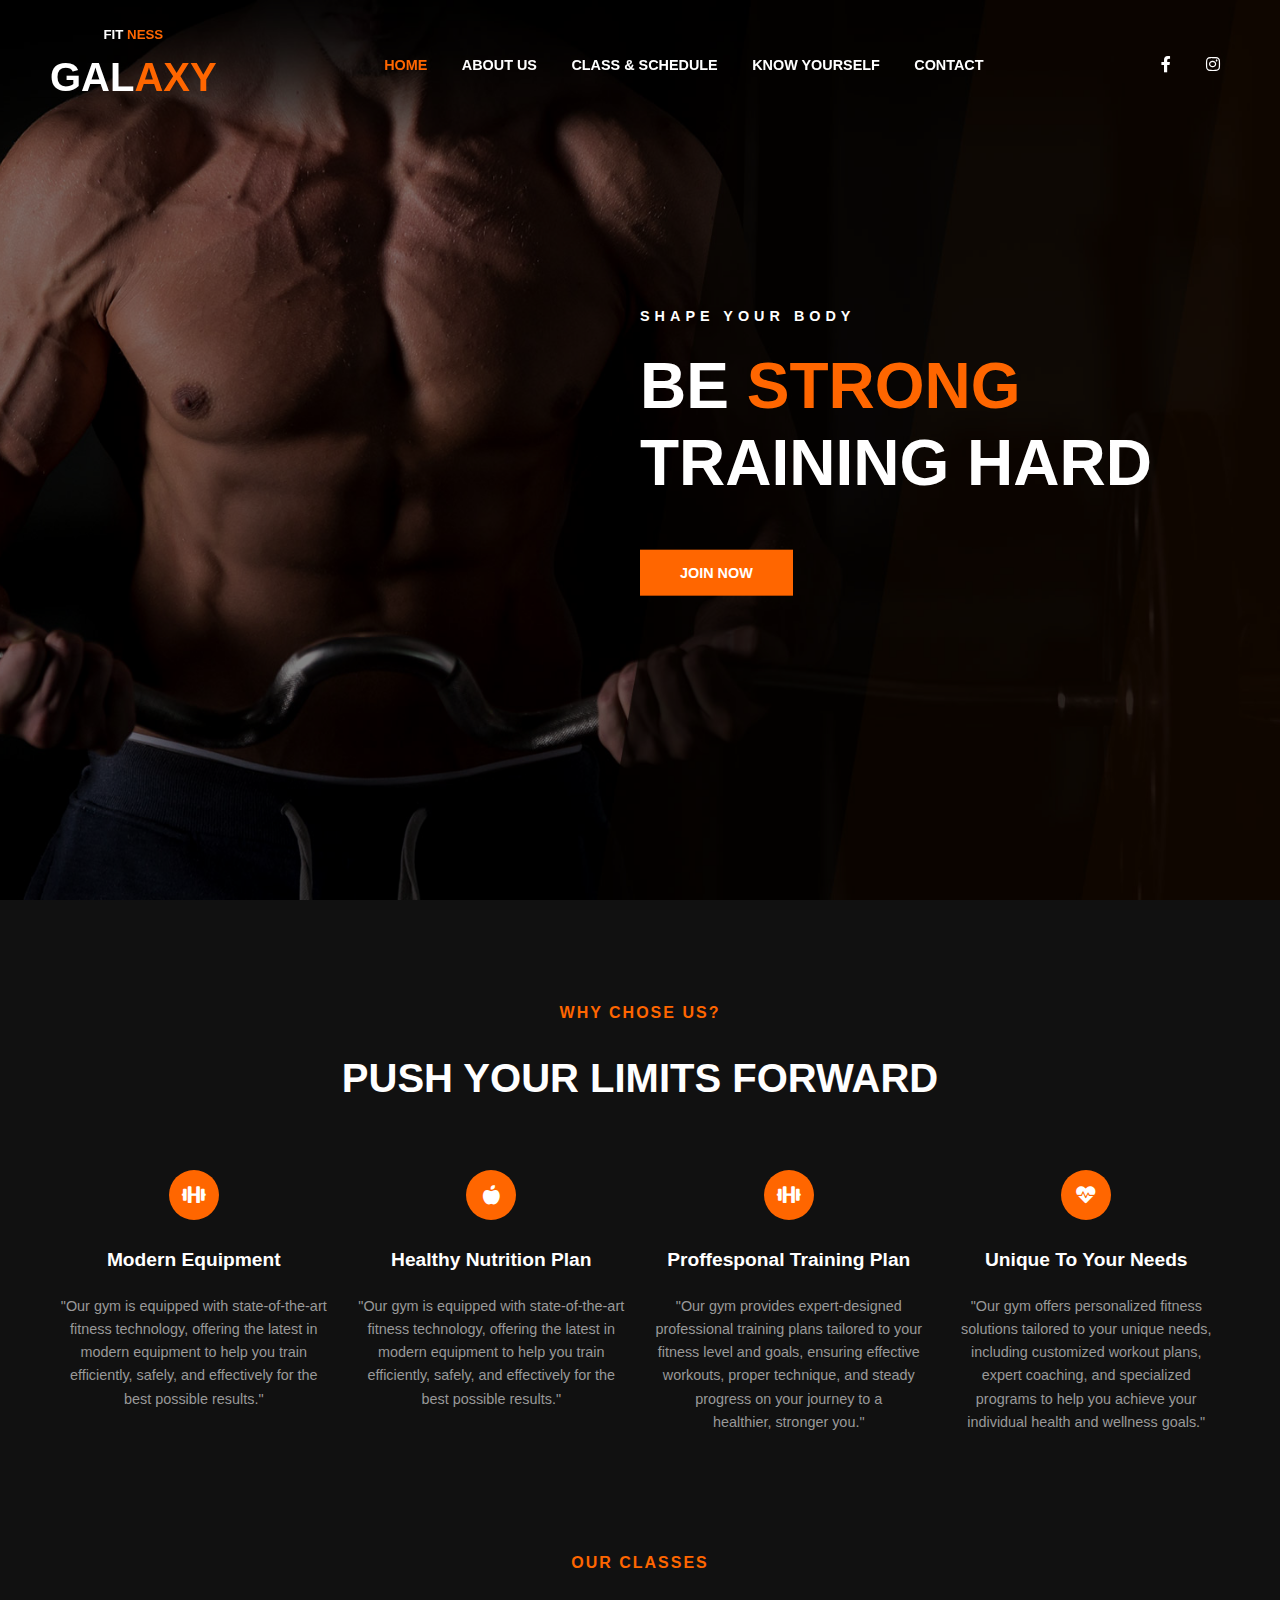
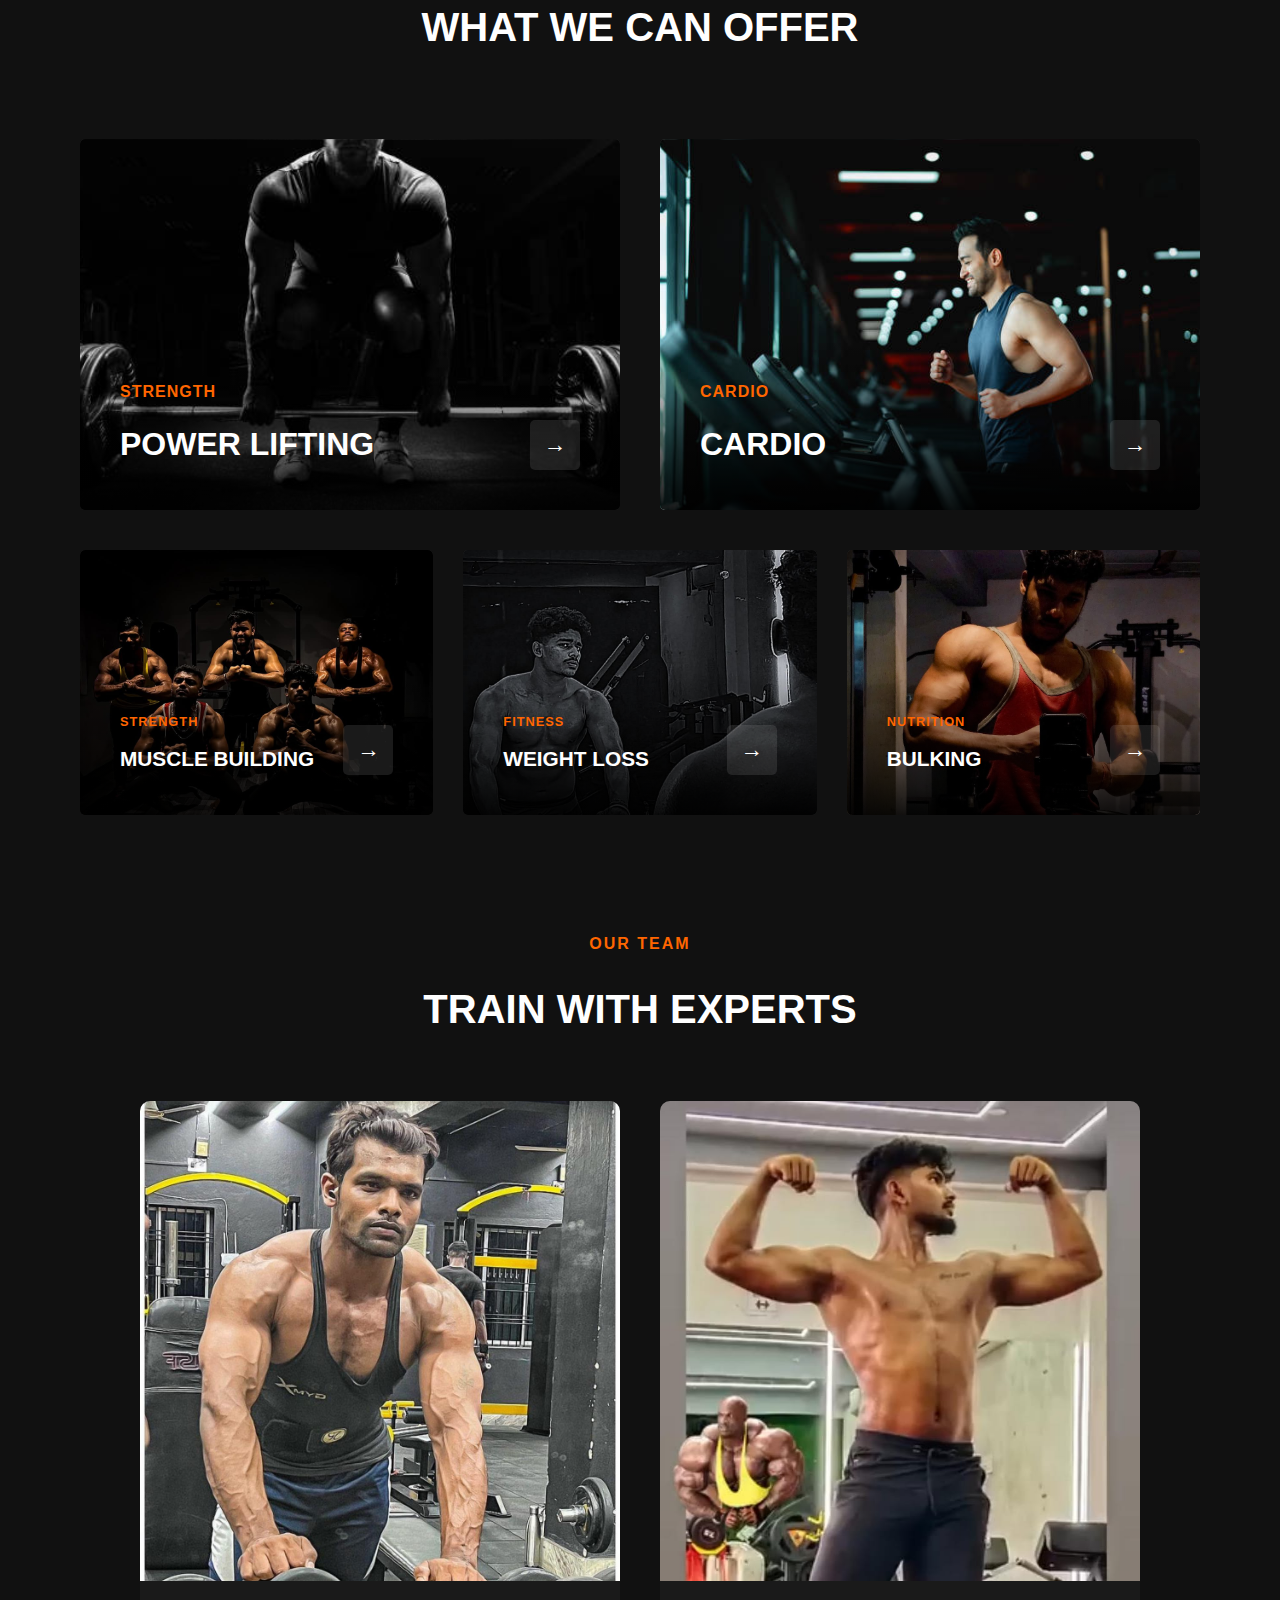
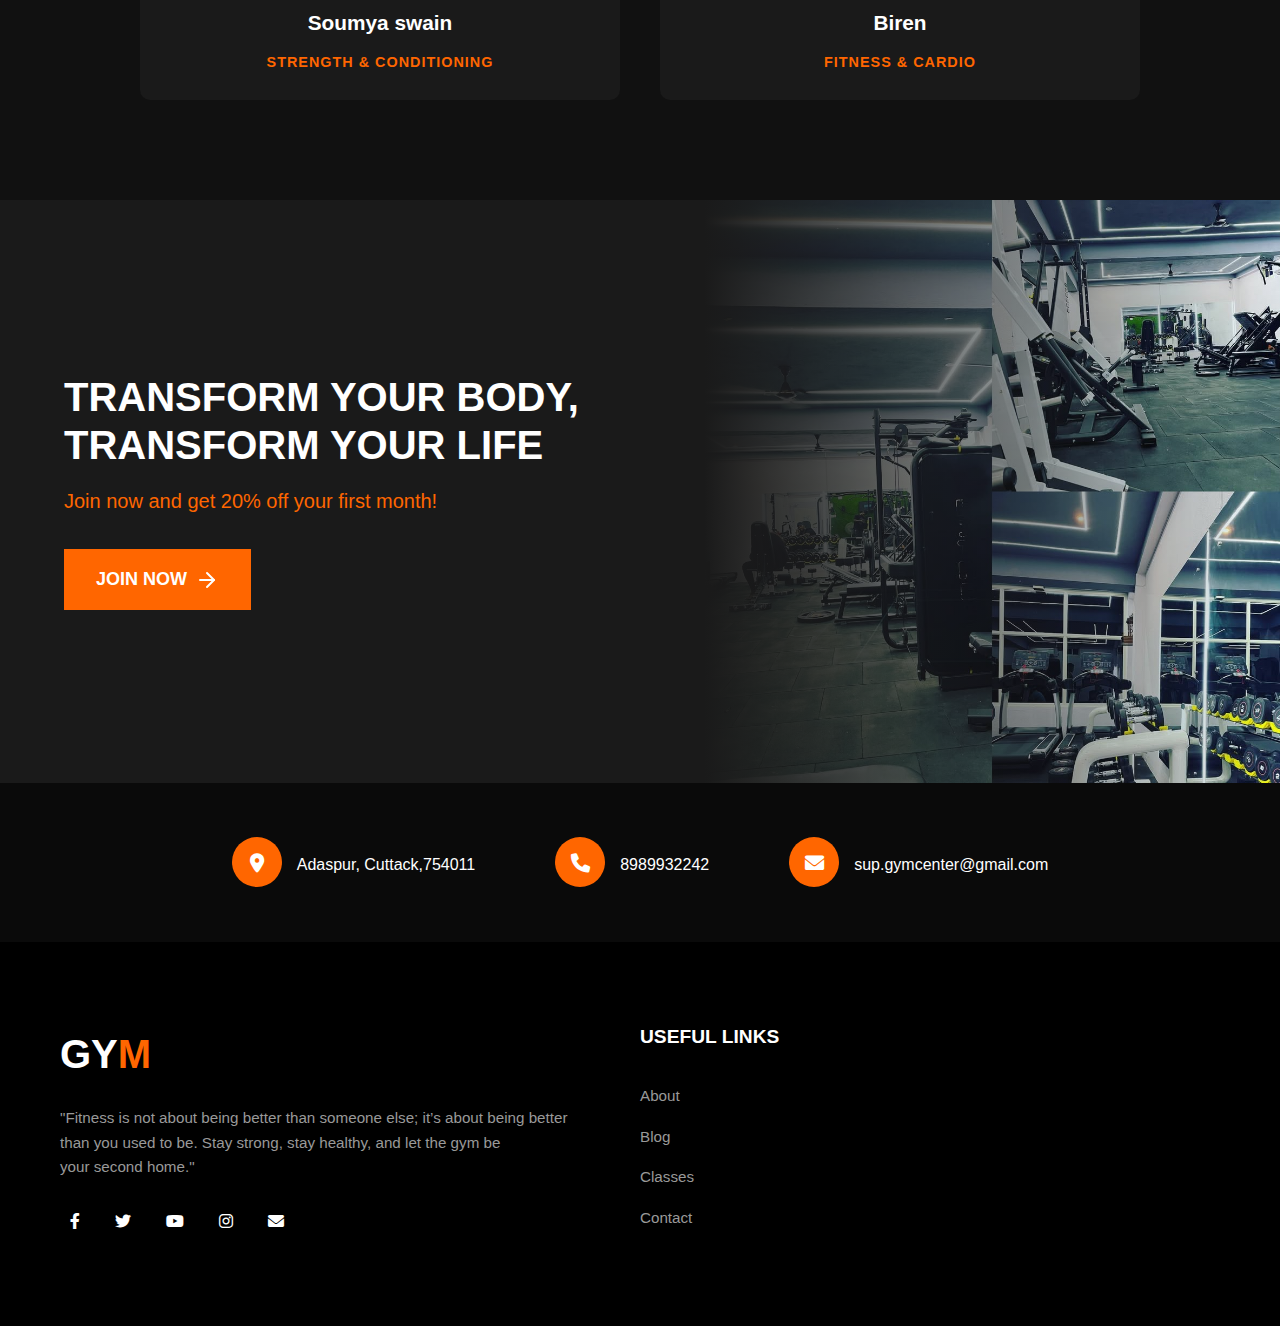
<file: index.html>
<!DOCTYPE html>
<html lang="en">

<head>
    <meta charset="UTF-8">
    <meta name="viewport" content="width=device-width, initial-scale=1.0">
    <title>Fitness Galaxy</title>
    <link rel="stylesheet" href="styles.css">
    <link rel="stylesheet" href="responsive.css">
    <link rel="stylesheet" href="https://cdnjs.cloudflare.com/ajax/libs/font-awesome/6.0.0/css/all.min.css">
</head>

<body>

    <nav class="navbar">
        <div class="logo">
            <h5 style="text-align: center;">FIT <span>NESS</span></h5>
            <h1>GAL<span>AXY</span></h1>
        </div>
        <div class="nav-links">
            <a href="./" class="active">HOME</a>
            <a href="./about.html">ABOUT US</a>
            <a href="./classes.html">
                CLASS & SCHEDULE</a>
            <a href="./know_yourself.html">KNOW YOURSELF</a>
            <a href="./contact.html">CONTACT</a>
        </div>
        <div class="social-links">
            <a href="#"><i class="fab fa-facebook-f"></i></a>
            <!-- <a href="#"><i class="fab fa-twitter"></i></a>
            <a href="#"><i class="fab fa-youtube"></i></a> -->
            <a href="#"><i class="fab fa-instagram"></i></a>
        </div>
        <div class="menu-btn">
            <i class="fas fa-bars"></i>
        </div>
    </nav>

    <div class="hero-slider">
        <div class="slide">
            <div class="slide-image" style="background-image: url('./images/hero-1.jpg')"></div>
            <div class="content">
                <h2>SHAPE YOUR BODY</h2>
                <h1>BE <span>STRONG</span></h1>
                <h1>TRAINING HARD</h1>
                <button class="cta-btn" style="margin-top:3rem ;"> <a href="contact.html"
                        style="text-decoration: none;color: white;">JOIN
                        NOW</a></button>
            </div>
        </div>
        <div class="slide">
            <div class="slide-image" style="background-image: url('./images/hero-2.jpg')"></div>
            <div class="content">
                <h2>SHAPE YOUR BODY</h2>
                <h1>BE <span>STRONG</span></h1>
                <h1>TRAINING HARD</h1>
                <button class="cta-btn" style="margin-top:3rem ;"> <a href="contact.html"
                        style="text-decoration: none;color: white;">JOIN
                        NOW</a></button>
            </div>
        </div>
        <!-- <button class="slider-btn prev"><i class="fas fa-chevron-left"></i></button>
        <button class="slider-btn next"><i class="fas fa-chevron-right"></i></button> -->
    </div>


    <section class="features">
        <div class="container">
            <h3>WHY CHOSE US?</h3>
            <h2>PUSH YOUR LIMITS FORWARD</h2>

            <div class="features-grid">
                <div class="feature-item">
                    <div class="icon-circle">
                        <i class="fas fa-dumbbell"></i>
                    </div>
                    <h4>Modern equipment</h4>
                    <p>"Our gym is equipped with state-of-the-art fitness technology, offering the latest in modern equipment to help you train efficiently, safely, and effectively for the best possible results."
                    </p>
                </div>

                <div class="feature-item">
                    <div class="icon-circle">
                        <i class="fas fa-apple-alt"></i>
                    </div>
                    <h4>Healthy nutrition plan</h4>
                    <p>"Our gym is equipped with state-of-the-art fitness technology, offering the latest in modern equipment to help you train efficiently, safely, and effectively for the best possible results."
                    </p>
                </div>

                <div class="feature-item">
                    <div class="icon-circle">
                        <i class="fas fa-dumbbell"></i>
                    </div>
                    <h4>Proffesponal training plan</h4>
                    <p>"Our gym provides expert-designed professional training plans tailored to your fitness level and goals, ensuring effective workouts, proper technique, and steady progress on your journey to a healthier, stronger you."
                    </p>
                </div>

                <div class="feature-item">
                    <div class="icon-circle">
                        <i class="fas fa-heartbeat"></i>
                    </div>
                    <h4>Unique to your needs</h4>
                    <p>"Our gym offers personalized fitness solutions tailored to your unique needs, including customized workout plans, expert coaching, and specialized programs to help you achieve your individual health and wellness goals."
                    </p>
                </div>
            </div>
        </div>
    </section>

    <section class="services">
        <div class="container">
            <h3>OUR CLASSES</h3>
            <h2>WHAT WE CAN OFFER</h2>

            <div class="services-wrapper">
                <!-- Top Row -->
                <div class="top-row">
                    <div class="service-card">
                        <div class="image-placeholder-service service_img1"></div>
                        <div class="card-content">
                            <span class="category">STRENGTH</span>
                            <h4>Power Lifting</h4>
                            <button class="arrow-btn">→</button>
                        </div>
                    </div>

                    <div class="service-card">
                        <div class="image-placeholder-service service_img2"></div>
                        <div class="card-content">
                            <span class="category">CARDIO</span>
                            <h4>Cardio</h4>
                            <button class="arrow-btn">→</button>
                        </div>
                    </div>
                </div>

                <!-- Bottom Row -->
                <div class="bottom-row">
                    <div class="service-card">
                        <div class="image-placeholder-service service_img3"></div>
                        <div class="card-content">
                            <span class="category">STRENGTH</span>
                            <h4>Muscle Building</h4>
                            <button class="arrow-btn">→</button>
                        </div>
                    </div>

                    <div class="service-card">
                        <div class="image-placeholder-service service_img4"></div>
                        <div class="card-content">
                            <span class="category">FITNESS</span>
                            <h4>Weight Loss</h4>
                            <button class="arrow-btn">→</button>
                        </div>
                    </div>

                    <div class="service-card">
                        <div class="image-placeholder-service service_img5"></div>
                        <div class="card-content">
                            <span class="category">NUTRITION</span>
                            <h4>Bulking</h4>
                            <button class="arrow-btn">→</button>
                        </div>
                    </div>
                </div>
            </div>
        </div>
    </section>

    <!-- Add this section after the services section -->
    <section class="trainers">
        <div class="container">
            <div class="section-header">
                <h3>OUR TEAM</h3>
                <h2>TRAIN WITH EXPERTS</h2>
            </div>

            <div class="trainers-grid">
                <div class="trainer-card">
                    <div class="trainer-image">
                        <div class="image-placeholder-trainer trainer-img1"></div>
                        <div class="trainer-overlay">
                            <div class="social-links">
                                <a href="#"><i class="fab fa-instagram"></i></a>
                                <a href="#"><i class="fab fa-facebook"></i></a>
                            </div>
                        </div>
                    </div>
                    <div class="trainer-info">
                        <h4 style="font-size: 1.3rem;">Soumya swain</h4>
                        <span class="specialty">Strength & Conditioning</span>
                    </div>
                </div>

                <div class="trainer-card">
                    <div class="trainer-image">
                        <div class="image-placeholder-trainer trainer-img2"></div>
                        <div class="trainer-overlay">
                            <div class="social-links">
                                <a href="#"><i class="fab fa-instagram"></i></a>
                                <a href="#"><i class="fab fa-facebook"></i></a>
                            </div>
                        </div>
                    </div>
                    <div class="trainer-info">
                        <h4 style="font-size: 1.3rem;">Biren</h4>
                        <span class="specialty">Fitness & Cardio</span>
                    </div>
                </div>
            </div>
        </div>
    </section>

    <section class="gym-join-banner">
        <div class="gym-join-content">
            <h2>TRANSFORM YOUR BODY, TRANSFORM YOUR LIFE</h2>
            <p>Join now and get 20% off your first month!</p>
            <a href="#" class="gym-join-btn">
                JOIN NOW
                <svg xmlns="http://www.w3.org/2000/svg" viewBox="0 0 24 24" fill="none" stroke="currentColor"
                    stroke-width="2" stroke-linecap="round" stroke-linejoin="round">
                    <line x1="5" y1="12" x2="19" y2="12"></line>
                    <polyline points="12 5 19 12 12 19"></polyline>
                </svg>
            </a>
        </div>
        <div class="gym-join-image">
            <img src="./images/Gym_inside.jpg" alt="Fitness enthusiast working out" id="gymJoinImage">
        </div>
    </section>

    <footer id="footer-section"></footer>

    <script src="script.js"></script>
</body>

</html>
</file>
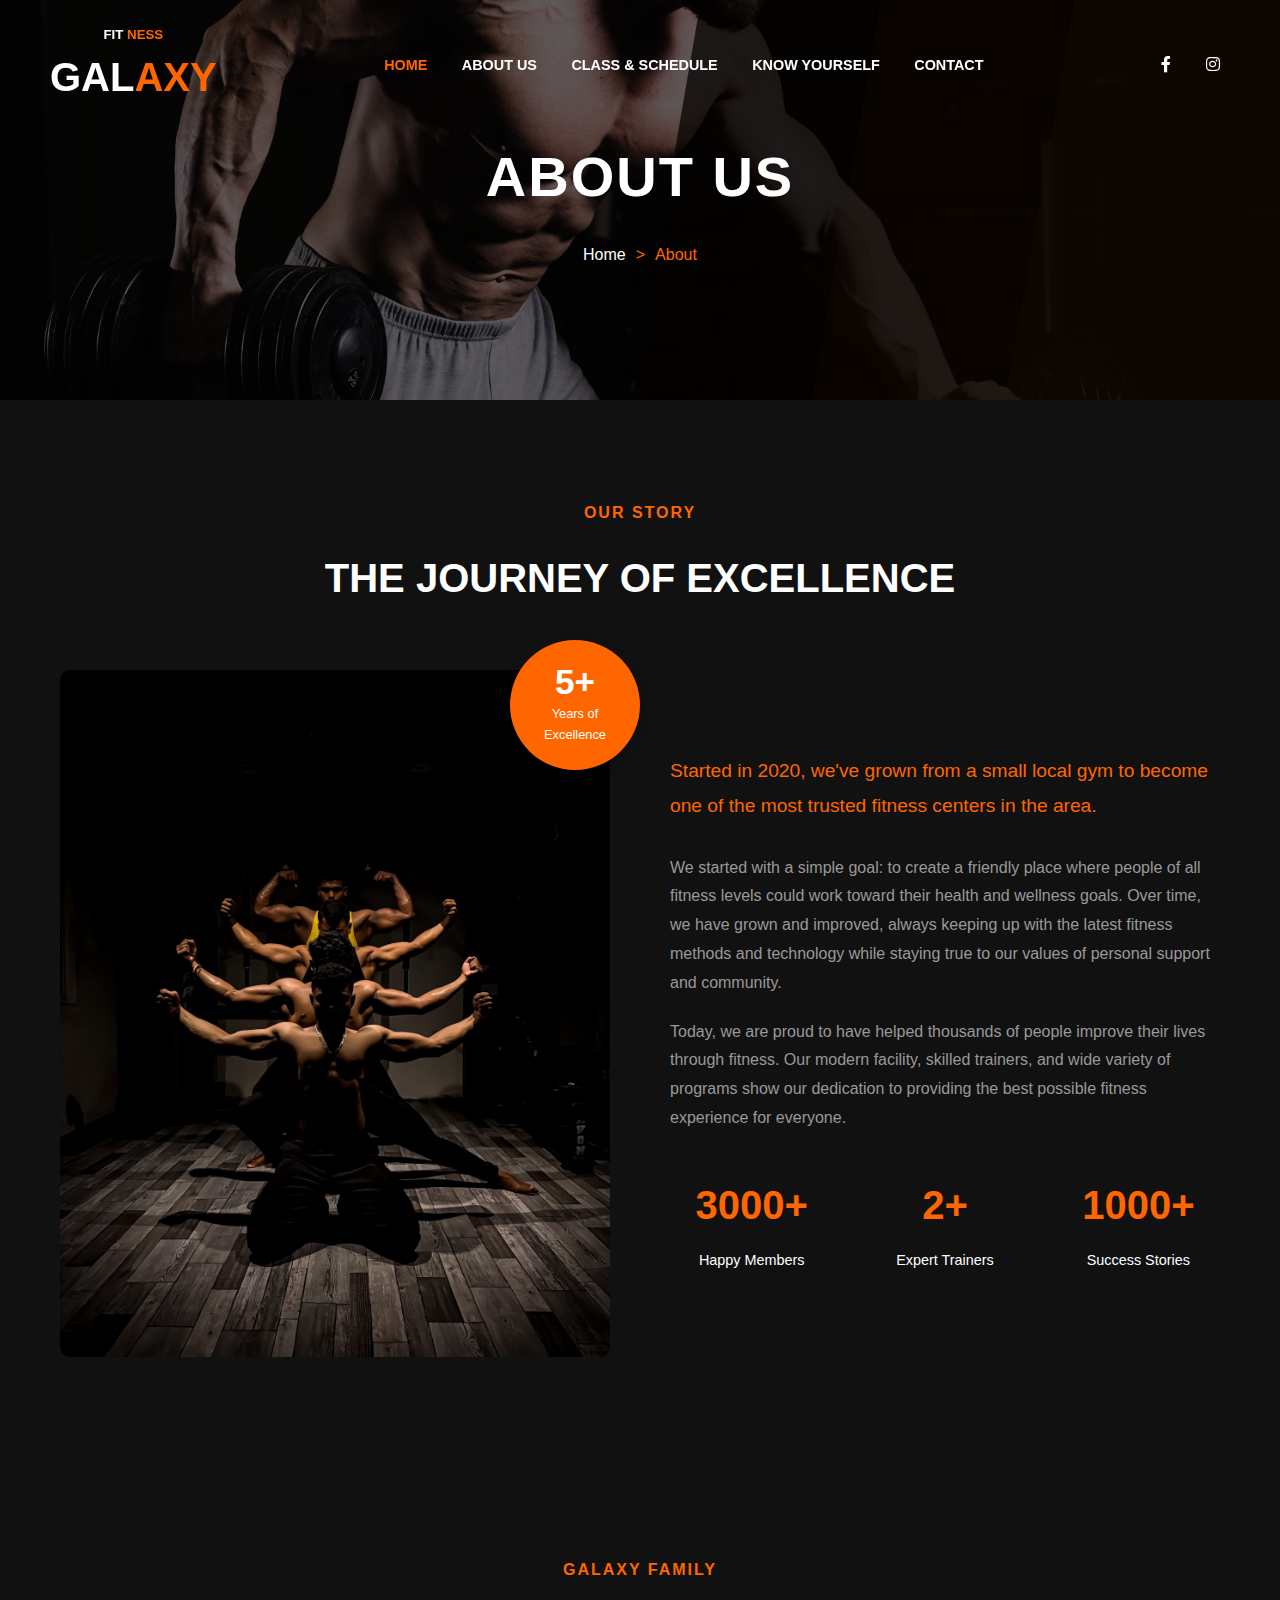
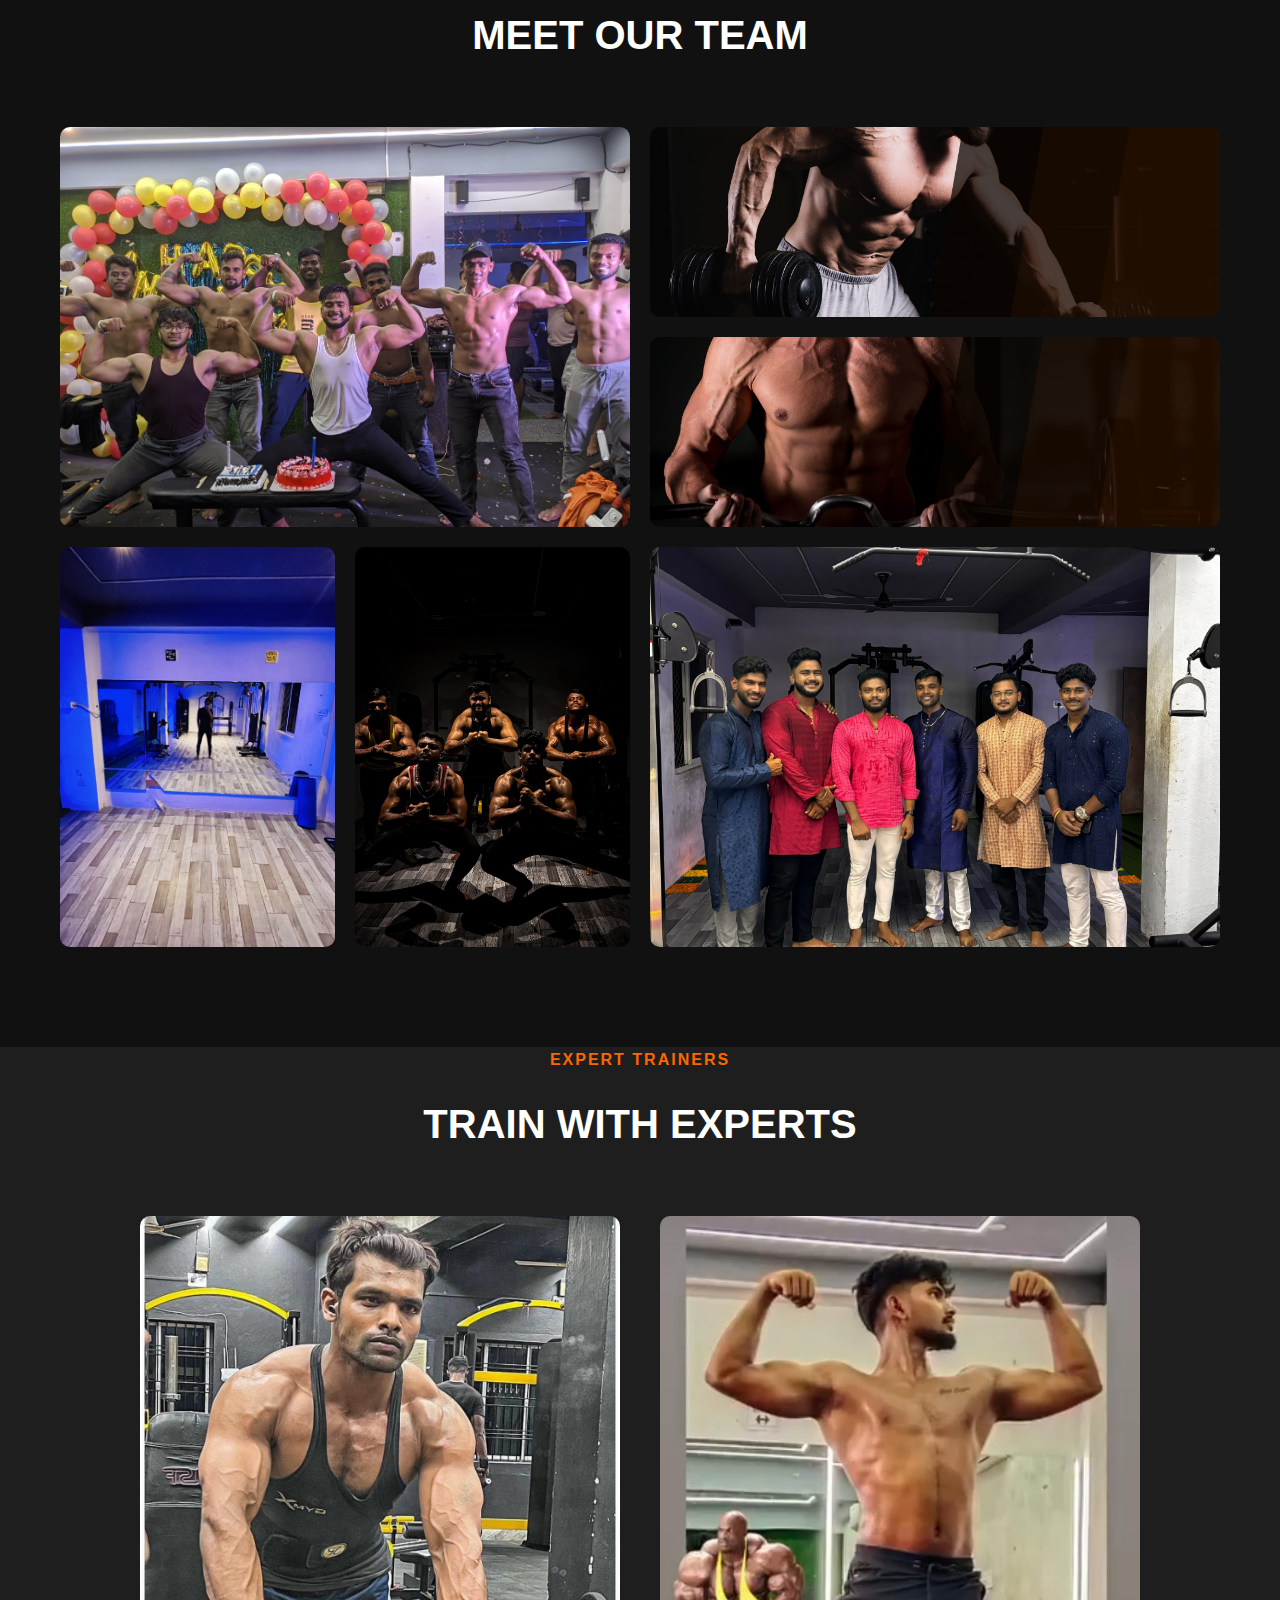
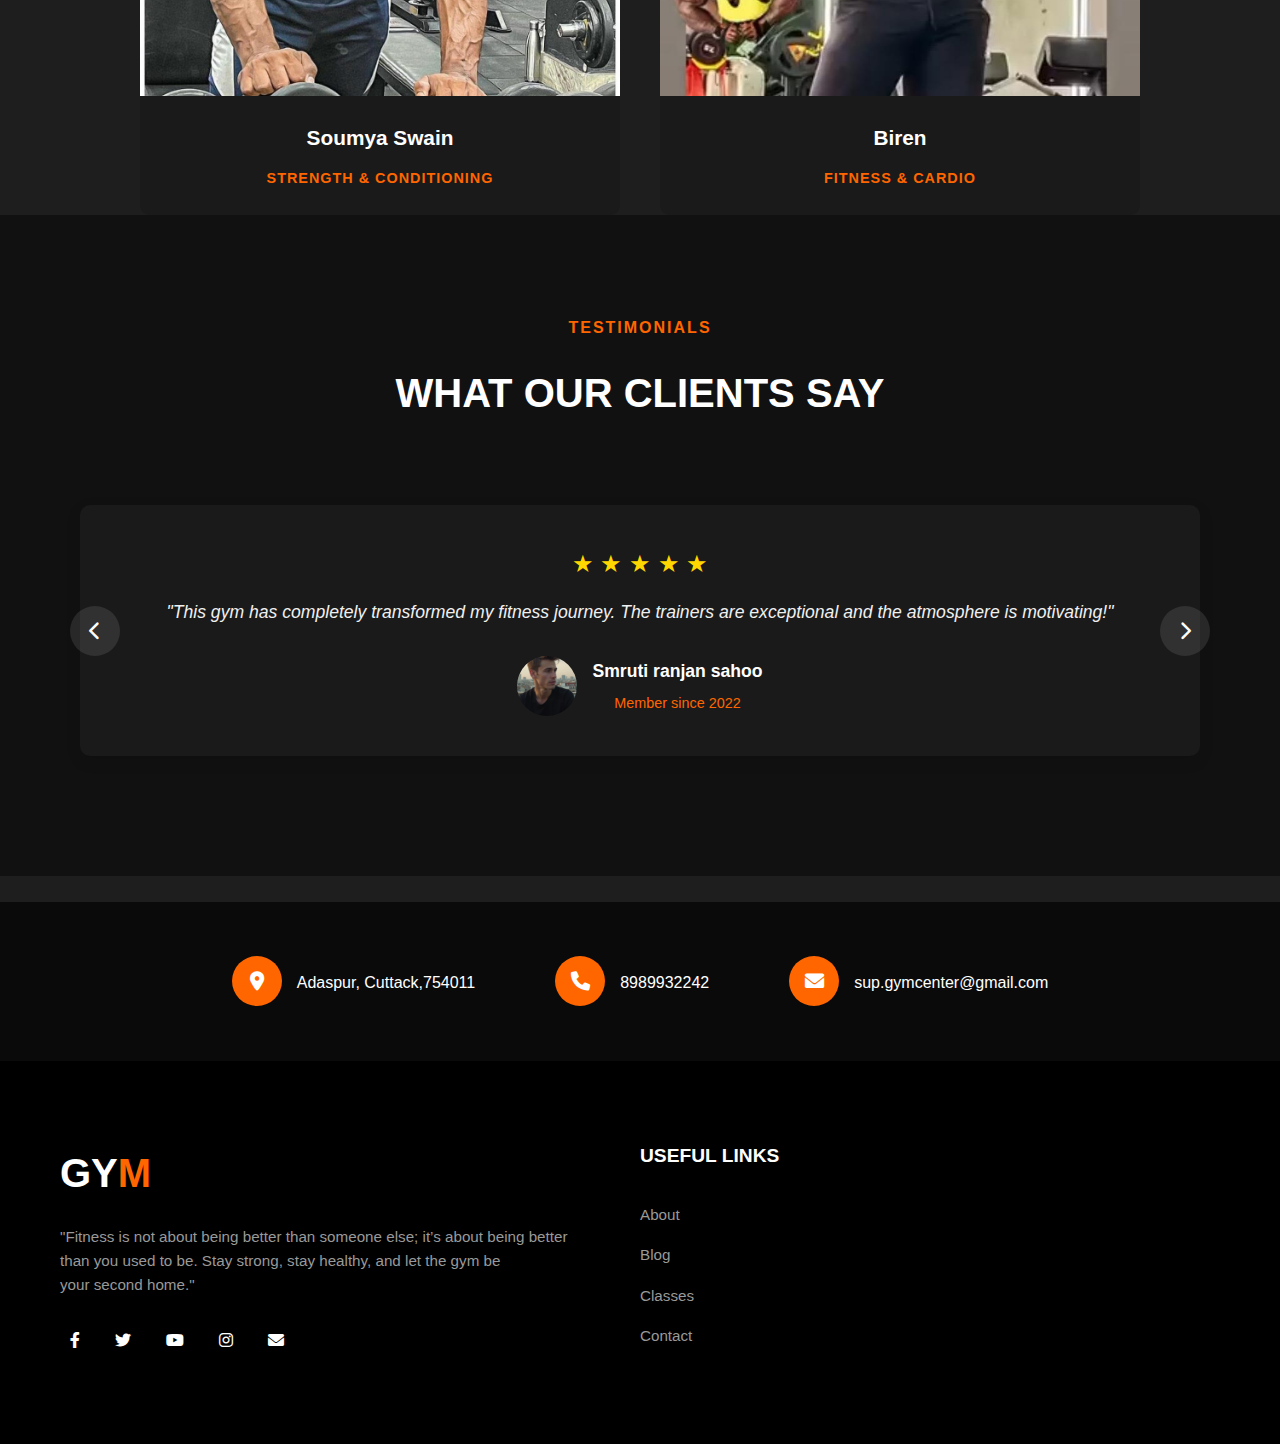
<file: about.html>
<!DOCTYPE html>
<html>

<head>
    <meta charset='UTF-8'>
    <title>Fitness Galaxy | about</title>
    <meta name="viewport" content="width=device-width, initial-scale=1.0">
    <link rel="stylesheet" href="styles.css">
    <link rel="stylesheet" href="responsive.css">
    <link rel="stylesheet" href="https://cdnjs.cloudflare.com/ajax/libs/font-awesome/6.0.0/css/all.min.css">
</head>

<body>
    <nav class="navbar">
        <div class="logo">
            <h5 style="text-align: center;">FIT <span>NESS</span></h5>
            <h1>GAL<span>AXY</span></h1>
        </div>
        <div class="nav-links">
            <a href="./" class="active">HOME</a>
            <a href="./about.html">ABOUT US</a>
            <a href="./classes.html">
                CLASS & SCHEDULE</a>
            <a href="./know_yourself.html">KNOW YOURSELF</a>
            <a href="./contact.html">CONTACT</a>
        </div>
        <div class="social-links">
            <a href="#"><i class="fab fa-facebook-f"></i></a>
            <!-- <a href="#"><i class="fab fa-twitter"></i></a> -->
            <!-- <a href="#"><i class="fab fa-youtube"></i></a> -->
            <a href="#"><i class="fab fa-instagram"></i></a>
        </div>
        <div class="menu-btn">
            <i class="fas fa-bars"></i>
        </div>
    </nav>


    <section class="about-hero">
        <div class="hero-image">
            <!-- Background image will be added via CSS -->
            <div class="overlay"></div>
        </div>
        <div class="hero-content">
            <h1>ABOUT US</h1>
            <nav class="breadcrumb">
                <a href="/">Home</a>
                <span class="separator">></span>
                <span class="current">About</span>
            </nav>
        </div>
    </section>


    <!-- Our Story Section -->
    <section class="our-story">
        <div class="container">
            <div class="section-header">
                <h3>OUR STORY</h3>
                <h2>THE JOURNEY OF EXCELLENCE</h2>
            </div>

            <div class="story-content">
                <div class="story-image">
                    <img src="./images/musslebuilding.jpg" alt="Our Gym's Journey" class="story-img">
                    <div class="experience-badge">
                        <span class="years">5+</span>
                        <span class="text">Years of<br>Excellence</span>
                    </div>
                </div>
                <div class="story-text">
                    <p class="highlight">Started in 2020, we've grown from a small local gym to become one of the most
                        trusted fitness centers in the area.</p>

                    <p>We started with a simple goal: to create a friendly place where people of all fitness levels could work toward their health and wellness goals. Over time, we have grown and improved, always keeping up with the latest fitness methods and technology while staying true to our values of personal support and community.
                    </p>

                  <p>Today, we are proud to have helped thousands of people improve their lives through fitness. Our modern facility, skilled trainers, and wide variety of programs show our dedication to providing the best possible fitness experience for everyone.</p>
                    
                    <div class="achievements">
                        <div class="achievement-item">
                            <span class="number">3000+</span>
                            <span class="label">Happy Members</span>
                        </div>
                        <div class="achievement-item">
                            <span class="number">2+</span>
                            <span class="label">Expert Trainers</span>
                        </div>
                        <div class="achievement-item">
                            <span class="number">1000+</span>
                            <span class="label">Success Stories</span>
                        </div>
                    </div>
                </div>
            </div>
        </div>
    </section>

    <section class="meet-team">
        <div class="container">
            <div class="section-header">
                <h3>GALAXY FAMILY</h3>
                <h2>MEET OUR TEAM</h2>
            </div>

            <div class="team-grid">
                <!-- First Row -->
                <div class="row">
                    <div class="team-member large">
                        <div class="member-image">
                            <img src="./images/gym_team.jpg" alt="Core Training" class="member-img">
                            <div class="member-overlay">
                                <h4>Core Training</h4>
                            </div>
                        </div>
                    </div>

                    <div class="column-small">
                        <div class="team-member">
                            <div class="member-image">
                                <img src="./images/hero-2.jpg" alt="Stability Training" class="member-img">
                                <div class="member-overlay">
                                    <h4>Stability Training</h4>
                                </div>
                            </div>
                        </div>

                        <div class="team-member">
                            <div class="member-image">
                                <img src="./images/hero-1.jpg" alt="Cardio Training" class="member-img">
                                <div class="member-overlay">
                                    <h4>Cardio Training</h4>
                                </div>
                            </div>
                        </div>
                    </div>
                </div>

                <!-- Second Row -->
                <div class="row">
                    <div class="column-large">
                        <div class="team-member">
                            <div class="member-image">
                                <img src="./images/gym_pic.jpg" alt="Strength Training" class="member-img">
                                <div class="member-overlay">
                                    <h4>Strength Training</h4>
                                </div>
                            </div>
                        </div>

                        <div class="team-member">
                            <div class="member-image">
                                <img src="./images/mussle.jpg" alt="Weight Training" class="member-img">
                                <div class="member-overlay">
                                    <h4>Weight Training</h4>
                                </div>
                            </div>
                        </div>
                    </div>

                    <div class="team-member large">
                        <div class="member-image">
                            <img src="./images/gym_team2.jpg" alt="Personal Training" class="member-img">
                            <div class="member-overlay">
                                <h4>Personal Training</h4>
                            </div>
                        </div>
                    </div>
                </div>
            </div>
        </div>
    </section>

    <div class="container">
        <div class="section-header">
            <h3>EXPERT TRAINERS</h3>
            <h2>TRAIN WITH EXPERTS</h2>
        </div>

        <div class="trainers-grid">
            <div class="trainer-card">
                <div class="trainer-image">
                    <div class="image-placeholder-trainer trainer1"></div>
                    <div class="trainer-overlay">
                        <div class="social-links">
                            <a href="#"><i class="fab fa-instagram"></i></a>
                            <a href="#"><i class="fab fa-facebook"></i></a>
                        </div>
                    </div>
                </div>
                <div class="trainer-info">
                    <h4 style="font-size:1.3rem;">Soumya Swain</h4>
                    <span class="specialty">Strength & Conditioning</span>
                </div>
            </div>

            <div class="trainer-card">
                <div class="trainer-image">
                    <div class="image-placeholder-trainer trainer2"></div>
                    <div class="trainer-overlay">
                        <div class="social-links">
                            <a href="#"><i class="fab fa-instagram"></i></a>
                            <a href="#"><i class="fab fa-facebook"></i></a>
                        </div>
                    </div>
                </div>
                <div class="trainer-info">
                    <h4 style="font-size: 1.3rem;">Biren</h4>
                    <span class="specialty">Fitness & Cardio</span>
                </div>
            </div>
        </div>
    </div>

    <section class="testimonials">
        <div class="container">
            <div class="section-header">
                <h3>TESTIMONIALS</h3>
                <h2>WHAT OUR CLIENTS SAY</h2>
            </div>

            <div class="testimonial-slider">
                <div class="testimonial-track">
                    <div class="testimonial-slide">
                        <div class="testimonial-content">
                            <div class="star-rating" data-rating="5">
                                <span class="star">&#9733;</span>
                                <span class="star">&#9733;</span>
                                <span class="star">&#9733;</span>
                                <span class="star">&#9733;</span>
                                <span class="star">&#9733;</span>
                            </div>
                            <p>"This gym has completely transformed my fitness journey. The trainers are exceptional and
                                the atmosphere is motivating!"</p>
                            <div class="testimonial-author">
                                <img src="./images/avatar.avif" alt="John Doe" class="author-img">
                                <div class="author-info">
                                    <h4>Smruti ranjan sahoo</h4>
                                    <span>Member since 2022</span>
                                </div>
                            </div>
                        </div>
                    </div>
                    <div class="testimonial-slide">
                        <div class="testimonial-content">
                            <div class="star-rating" data-rating="4">
                                <span class="star">&#9733;</span>
                                <span class="star">&#9733;</span>
                                <span class="star">&#9733;</span>
                                <span class="star">&#9733;</span>
                                <span class="star">&#9733;</span>
                            </div>
                            <p>"I've never felt stronger or more confident. The personalized programs and supportive
                                community here are unmatched!"</p>
                            <div class="testimonial-author">
                                <img src="./images/avatar.avif" alt="Jane Smith" class="author-img">
                                <div class="author-info">
                                    <h4>Soumya ranjan mohapatra</h4>
                                    <span>Member since 2019</span>
                                </div>
                            </div>
                        </div>
                    </div>
                    <div class="testimonial-slide">
                        <div class="testimonial-content">
                            <div class="star-rating" data-rating="5">
                                <span class="star">&#9733;</span>
                                <span class="star">&#9733;</span>
                                <span class="star">&#9733;</span>
                                <span class="star">&#9733;</span>
                                <span class="star">&#9733;</span>
                            </div>
                            <p>"From a beginner to now, this gym has been instrumental in my fitness success. The
                                trainers truly care about your progress!"</p>
                            <div class="testimonial-author">
                                <img src="./images/avatar.avif" alt="Mike Johnson" class="author-img">
                                <div class="author-info">
                                    <h4>Mohan majhi</h4>
                                    <span>Member since 2021</span>
                                </div>
                            </div>
                        </div>
                    </div>
                </div>
                <button class="slider-btn prev" aria-label="Previous testimonial">
                    <i class="fas fa-chevron-left"></i>
                </button>
                <button class="slider-btn next" aria-label="Next testimonial">
                    <i class="fas fa-chevron-right"></i>
                </button>
            </div>
        </div>
    </section>
    <br>


    <footer id="footer-section"></footer>

    <script src="script.js"></script>
</body>

</html>
</file>
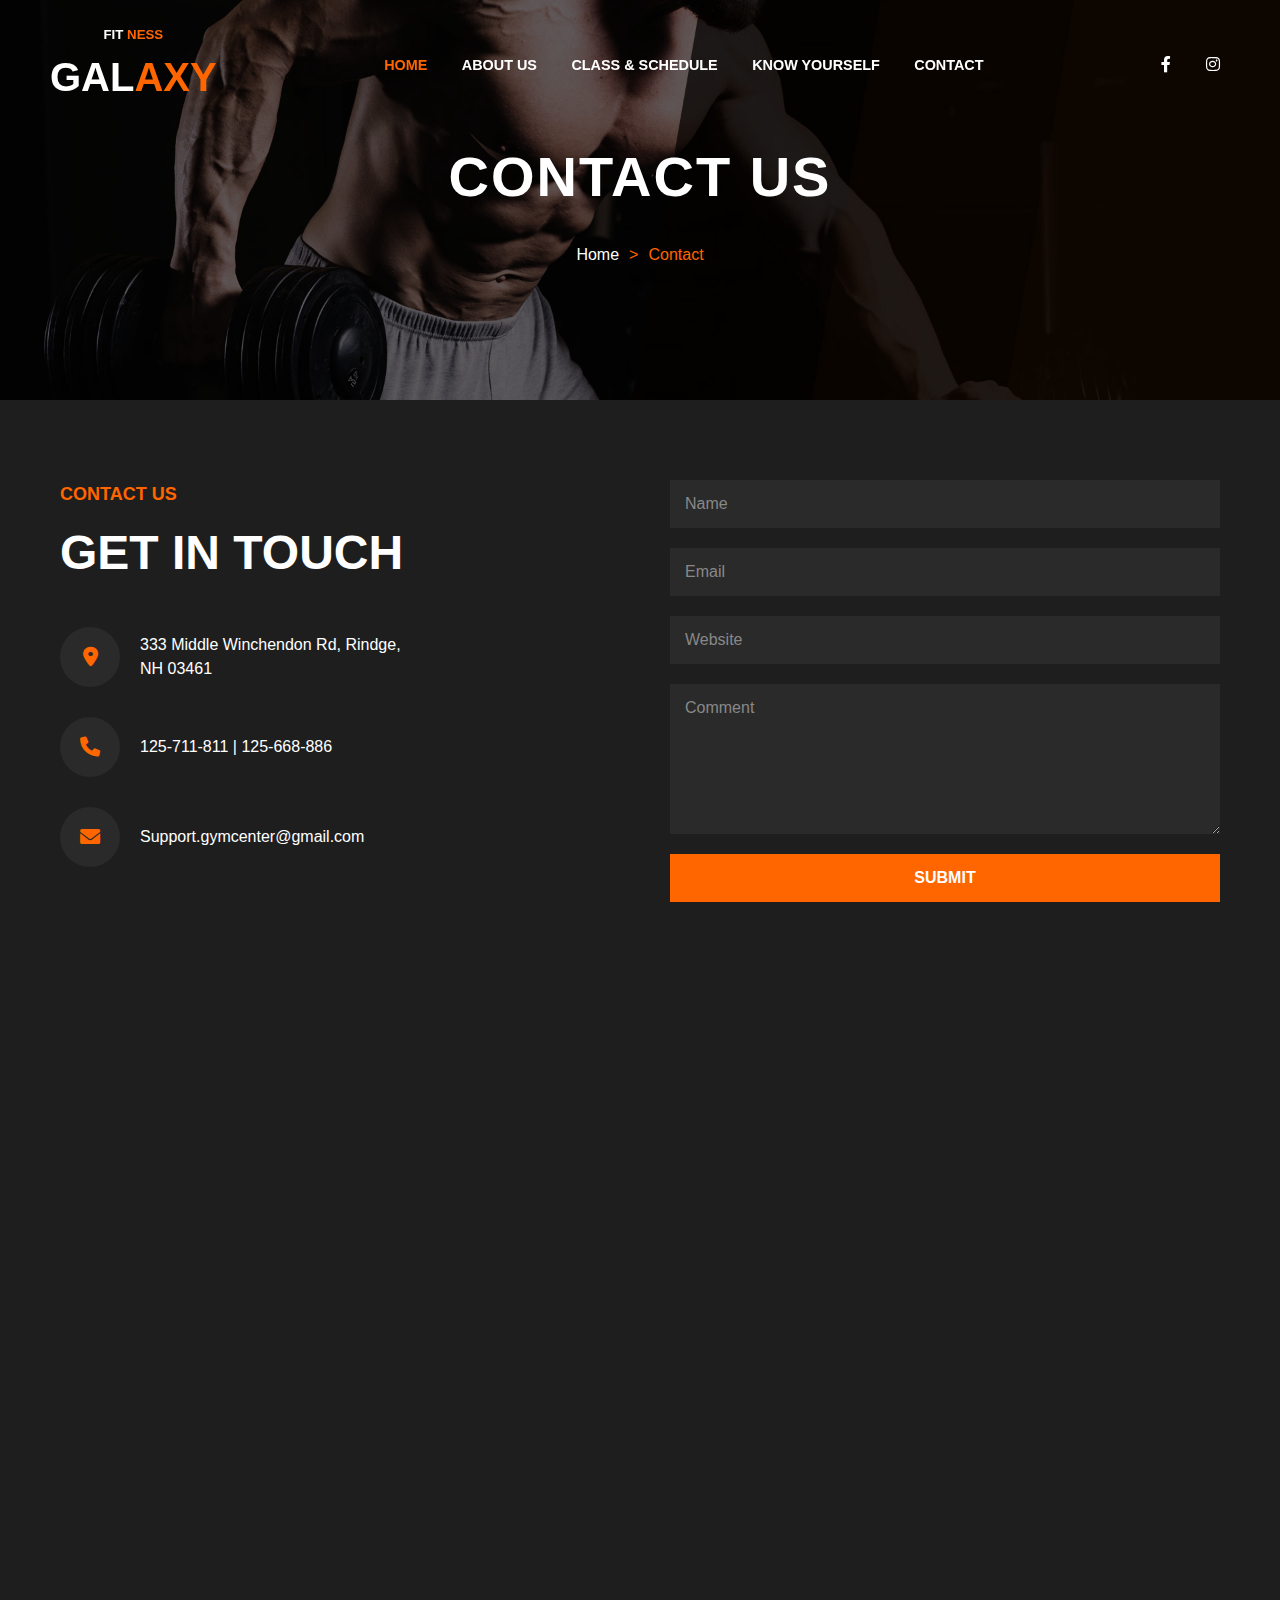
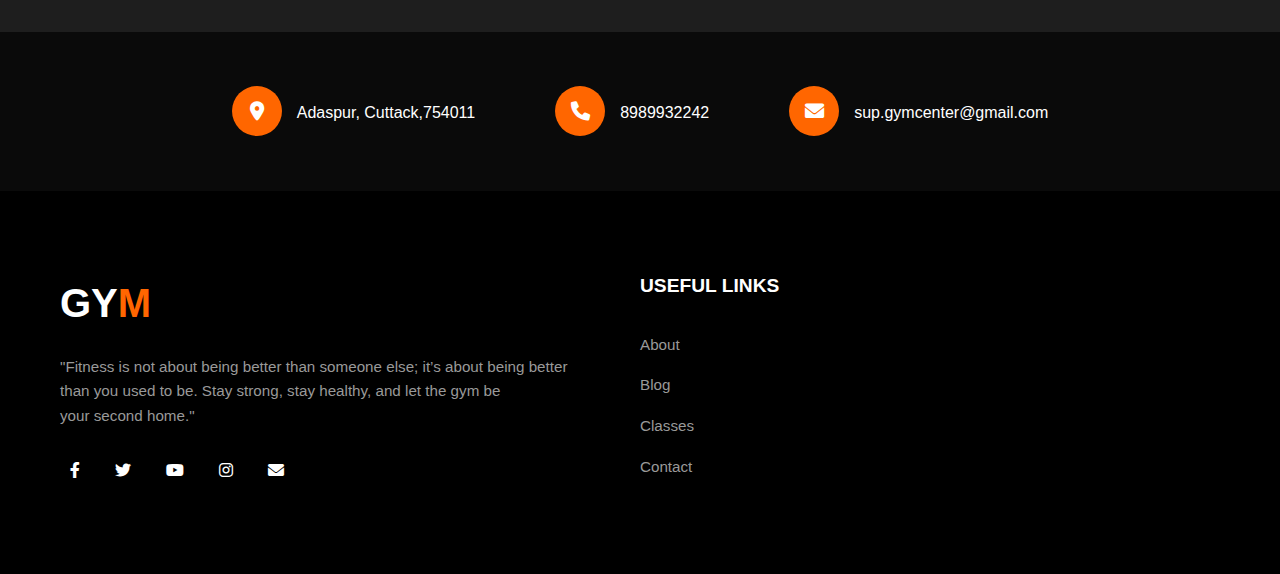
<file: contact.html>
<!DOCTYPE html>
<html lan='eng'>

<head>

    <meta charset='UTF-8'>
    <title>Fitness Galaxy | contact</title>
    <meta name="viewport" content="width=device-width, initial-scale=1.0">
    <link rel="stylesheet" href="styles.css">
    <link rel="stylesheet" href="responsive.css">
    <link rel="stylesheet" href="https://cdnjs.cloudflare.com/ajax/libs/font-awesome/6.0.0/css/all.min.css">
</head>

<body>

    <nav class="navbar">
        <div class="logo">
            <h5 style="text-align: center;">FIT <span>NESS</span></h5>
            <h1>GAL<span>AXY</span></h1>
        </div>
        <div class="nav-links">
            <a href="./" class="active">HOME</a>
            <a href="./about.html">ABOUT US</a>
            <a href="./classes.html">
                CLASS & SCHEDULE</a>
            <a href="./know_yourself.html">KNOW YOURSELF</a>
            <a href="./contact.html">CONTACT</a>
        </div>
        <div class="social-links">
            <a href="#"><i class="fab fa-facebook-f"></i></a>
            <!-- <a href="#"><i class="fab fa-twitter"></i></a> -->
            <!-- <a href="#"><i class="fab fa-youtube"></i></a> -->
            <a href="#"><i class="fab fa-instagram"></i></a>
        </div>
        <div class="menu-btn">
            <i class="fas fa-bars"></i>
        </div>
    </nav>

    <section class="about-hero">
        <div class="hero-image">
            <!-- Background image will be added via CSS -->
            <div class="overlay"></div>
        </div>
        <div class="hero-content">
            <h1>CONTACT US</h1>
            <nav class="breadcrumb">
                <a href="/">Home</a>
                <span class="separator">></span>
                <span class="current">Contact</span>
            </nav>
        </div>
    </section>

    <section class="gym-contact-section">
        <div class="gym-contact-wrapper">
            <!-- Left Column -->
            <div class="gym-contact-left">
                <span class="gym-contact-subtitle">CONTACT US</span>
                <h2 class="gym-contact-title">GET IN TOUCH</h2>

                <div class="gym-contact-details">
                    <div class="gym-contact-item">
                        <div class="gym-icon-circle">
                            <i class="fas fa-map-marker-alt"></i>
                        </div>
                        <p>333 Middle Winchendon Rd, Rindge,<br>NH 03461</p>
                    </div>

                    <div class="gym-contact-item">
                        <div class="gym-icon-circle">
                            <i class="fas fa-phone"></i>
                        </div>
                        <p>125-711-811 | 125-668-886</p>
                    </div>

                    <div class="gym-contact-item">
                        <div class="gym-icon-circle">
                            <i class="fas fa-envelope"></i>
                        </div>
                        <p>Support.gymcenter@gmail.com</p>
                    </div>
                </div>
            </div>

            <!-- Right Column -->
            <div class="gym-contact-right">
                <form id="gymContactForm" class="gym-contact-form">
                    <input type="text" placeholder="Name" class="gym-form-input" required>
                    <input type="email" placeholder="Email" class="gym-form-input" required>
                    <input type="url" placeholder="Website" class="gym-form-input">
                    <textarea placeholder="Comment" class="gym-form-textarea" required></textarea>
                    <button type="submit" class="gym-submit-btn">SUBMIT</button>
                </form>
            </div>
        </div>
    </section>



    <div class="map-container" style="display: flex;justify-content: center;">
        <!-- <iframe
            src="https://www.google.com/maps/embed?pb=!1m18!1m12!1m3!1d3744.064671526986!2d86.0118555750083!3d20.214633481238764!2m3!1f0!2f0!3f0!3m2!1i1024!2i768!4f13.1!3m3!1m2!1s0x3a199d5745c7ab0f%3A0xe31177997c68c461!2sFitness%20Galaxy!5e0!3m2!1sen!2sin!4v1738096098955!5m2!1sen!2sin"
            width="100%" height="450" frameborder="0" style="border:0;" allowfullscreen="" aria-hidden="false"
            tabindex="0">
        </iframe> -->
        <iframe
            src="https://www.google.com/maps/embed?pb=!1m18!1m12!1m3!1d3744.064671526986!2d86.0118555750083!3d20.214633481238764!2m3!1f0!2f0!3f0!3m2!1i1024!2i768!4f13.1!3m3!1m2!1s0x3a199d5745c7ab0f%3A0xe31177997c68c461!2sFitness%20Galaxy!5e0!3m2!1sen!2sin!4v1738096098955!5m2!1sen!2sin"
            width="80%" height="650" style="border:0;" allowfullscreen="" loading="lazy"
            referrerpolicy="no-referrer-when-downgrade"></iframe>
    </div>


    <footer id="footer-section"></footer>

    <script src="script.js"></script>

</body>

</html>
</file>
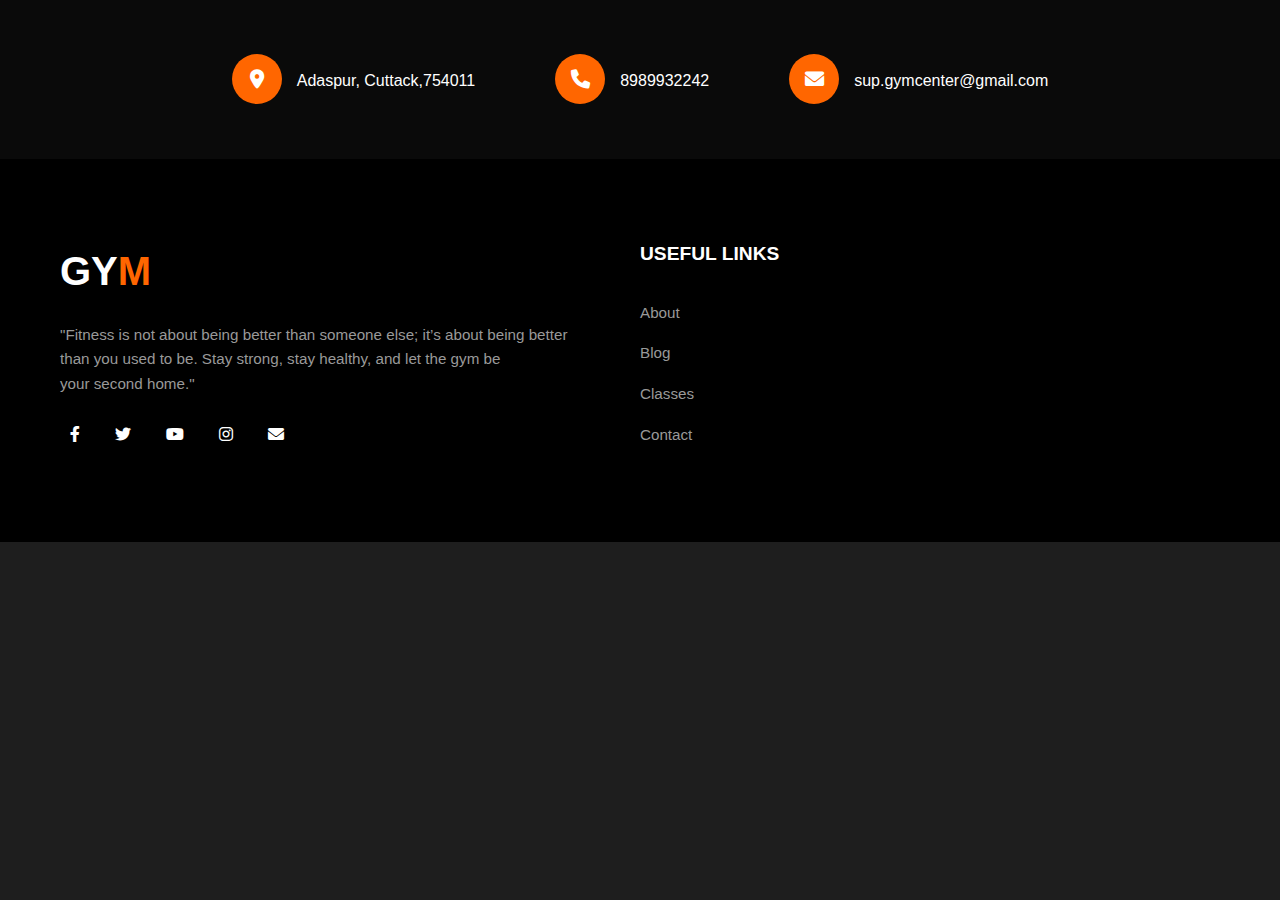
<file: footer.html>
<html>

<head>
    <meta name="viewport" content="width=device-width, initial-scale=1.0">
    <link rel="stylesheet" href="styles.css">
    <link rel="stylesheet" href="responsive.css">
    <link rel="stylesheet" href="https://cdnjs.cloudflare.com/ajax/libs/font-awesome/6.0.0/css/all.min.css">
</head>

<body>

    <div class="footer">
        <!-- Info Bar -->
        <div class="info-bar">
            <div class="container">
                <div class="info-items">
                    <div class="info-item">
                        <div class="icon-circle">
                            <i class="fas fa-map-marker-alt"></i>
                        </div>
                        <p>Adaspur, Cuttack,754011</p>
                    </div>

                    <div class="info-item">
                        <div class="icon-circle">
                            <i class="fas fa-phone"></i>
                        </div>
                        <p>8989932242</p>
                    </div>

                    <div class="info-item">
                        <div class="icon-circle">
                            <i class="fas fa-envelope"></i>
                        </div>
                        <p>sup.gymcenter@gmail.com</p>
                    </div>
                </div>
            </div>
        </div>

        <!-- Main Footer -->
        <div class="footer-main">
            <div class="container">
                <div class="footer-grid">
                    <!-- About Column -->
                    <div class="footer-column">
                        <div class="logo">
                            <h1>GY<span>M</span></h1>
                        </div>
                       <p>"Fitness is not about being better than someone else; it’s about being better than you used to be. Stay strong, stay healthy, and let the gym be your second home."
                       </p>
                        <div class="social-links">
                            <a href="#"><i class="fab fa-facebook-f"></i></a>
                            <a href="#"><i class="fab fa-twitter"></i></a>
                            <a href="#"><i class="fab fa-youtube"></i></a>
                            <a href="#"><i class="fab fa-instagram"></i></a>
                            <a href="#"><i class="fas fa-envelope"></i></a>
                        </div>
                    </div>

                    <!-- Useful Links -->
                    <div class="footer-column">
                        <h3>Useful links</h3>
                        <ul class="footer-links">
                            <li><a href="#">About</a></li>
                            <li><a href="#">Blog</a></li>
                            <li><a href="#">Classes</a></li>
                            <li><a href="#">Contact</a></li>
                        </ul>
                    </div>
                </div>
            </div>
        </div>
    </div>

</body>

</html>
</file>
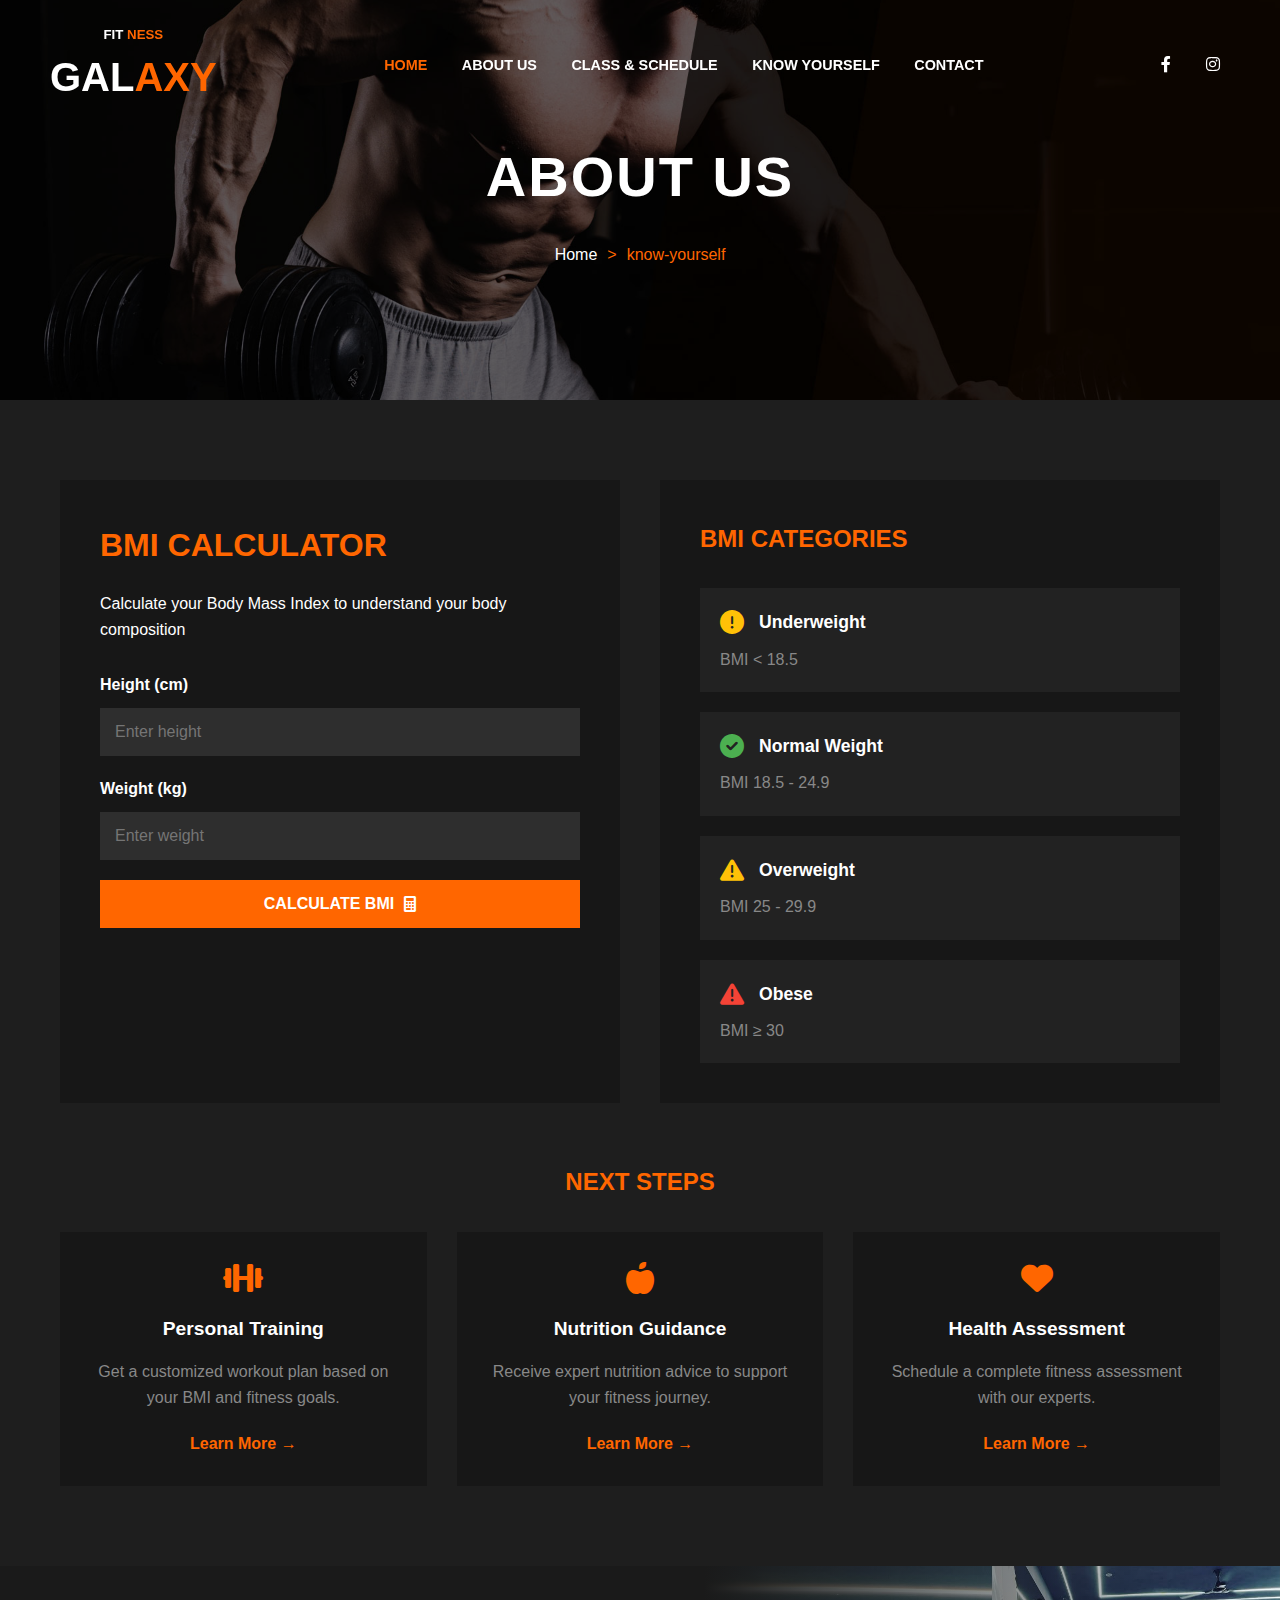
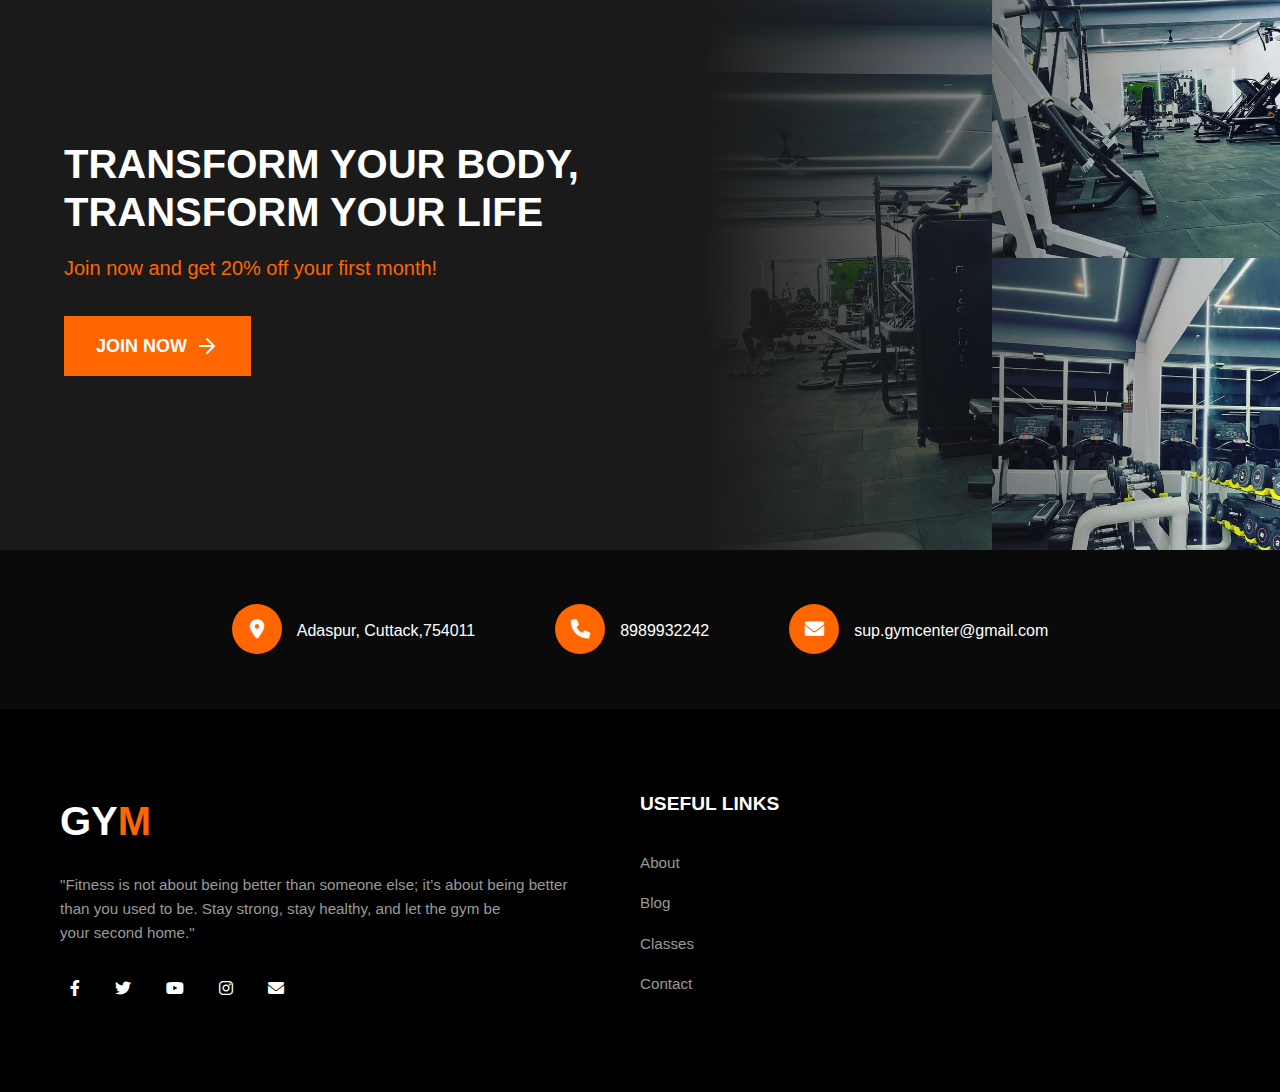
<file: know_yourself.html>
<!DOCTYPE html>
<html lang="en">

<head>
    <meta charset="UTF-8">
    <meta name="viewport" content="width=device-width, initial-scale=1.0">
    <title>Know Yourself - BMI Calculator</title>
    <link rel="stylesheet" href="styles.css">
    <link rel="stylesheet" href="responsive.css">
    <link rel="stylesheet" href="https://cdnjs.cloudflare.com/ajax/libs/font-awesome/6.0.0/css/all.min.css">
</head>

<body>
    <nav class="navbar">
        <div class="logo">
            <h5 style="text-align: center;">FIT <span>NESS</span></h5>
            <h1>GAL<span>AXY</span></h1>
        </div>
        <div class="nav-links">
            <a href="./" class="active">HOME</a>
            <a href="./about.html">ABOUT US</a>
            <a href="./classes.html">
                CLASS & SCHEDULE</a>
            <a href="./know_yourself.html">KNOW YOURSELF</a>
            <a href="./contact.html">CONTACT</a>
        </div>
        <div class="social-links">
            <a href="#"><i class="fab fa-facebook-f"></i></a>
            <!-- <a href="#"><i class="fab fa-twitter"></i></a> -->
            <!-- <a href="#"><i class="fab fa-youtube"></i></a> -->
            <a href="#"><i class="fab fa-instagram"></i></a>
        </div>
        <div class="menu-btn">
            <i class="fas fa-bars"></i>
        </div>
    </nav>


    <section class="about-hero">
        <div class="hero-image">
            <!-- Background image will be added via CSS -->
            <div class="overlay"></div>
        </div>
        <div class="hero-content">
            <h1>ABOUT US</h1>
            <nav class="breadcrumb">
                <a href="/">Home</a>
                <span class="separator">></span>
                <span class="current">know-yourself</span>
            </nav>
        </div>
    </section>

    <!-- BMI Calculator Section -->
    <section class="gym-bmi-section">
        <div class="gym-container">
            <div class="gym-bmi-grid">
                <!-- Calculator Card -->
                <div class="gym-bmi-calculator">
                    <h2>BMI CALCULATOR</h2>
                    <p>Calculate your Body Mass Index to understand your body composition</p>

                    <form id="bmiForm" class="gym-bmi-form">
                        <div class="gym-input-group">
                            <label for="height">Height (cm)</label>
                            <input type="number" id="height" required min="100" max="250" placeholder="Enter height">
                        </div>

                        <div class="gym-input-group">
                            <label for="weight">Weight (kg)</label>
                            <input type="number" id="weight" required min="30" max="300" placeholder="Enter weight">
                        </div>

                        <button type="submit" class="gym-calculate-btn">
                            CALCULATE BMI
                            <i class="fas fa-calculator"></i>
                        </button>
                    </form>

                    <div id="bmiResult" class="gym-bmi-result">
                        <div class="gym-result-circle">
                            <span class="gym-bmi-value">--</span>
                            <span class="gym-bmi-label">Your BMI</span>
                        </div>
                        <div class="gym-bmi-message"></div>
                    </div>
                </div>

                <!-- BMI Categories -->
                <div class="gym-bmi-categories">
                    <h3>BMI CATEGORIES</h3>
                    <div class="gym-category-list">
                        <div class="gym-category-item underweight">
                            <div class="category-header">
                                <i class="fas fa-exclamation-circle"></i>
                                <h4>Underweight</h4>
                            </div>
                            <p>BMI < 18.5</p>
                        </div>

                        <div class="gym-category-item normal">
                            <div class="category-header">
                                <i class="fas fa-check-circle"></i>
                                <h4>Normal Weight</h4>
                            </div>
                            <p>BMI 18.5 - 24.9</p>
                        </div>

                        <div class="gym-category-item overweight">
                            <div class="category-header">
                                <i class="fas fa-exclamation-triangle"></i>
                                <h4>Overweight</h4>
                            </div>
                            <p>BMI 25 - 29.9</p>
                        </div>

                        <div class="gym-category-item obese">
                            <div class="category-header">
                                <i class="fas fa-exclamation-triangle"></i>
                                <h4>Obese</h4>
                            </div>
                            <p>BMI ≥ 30</p>
                        </div>
                    </div>
                </div>
            </div>

            <!-- Health Tips -->
            <div class="gym-health-tips">
                <h3>NEXT STEPS</h3>
                <div class="gym-tips-grid">
                    <div class="gym-tip-card">
                        <i class="fas fa-dumbbell"></i>
                        <h4>Personal Training</h4>
                        <p>Get a customized workout plan based on your BMI and fitness goals.</p>
                        <a href="#" class="gym-tip-btn">Learn More →</a>
                    </div>

                    <div class="gym-tip-card">
                        <i class="fas fa-apple-alt"></i>
                        <h4>Nutrition Guidance</h4>
                        <p>Receive expert nutrition advice to support your fitness journey.</p>
                        <a href="#" class="gym-tip-btn">Learn More →</a>
                    </div>

                    <div class="gym-tip-card">
                        <i class="fas fa-heart"></i>
                        <h4>Health Assessment</h4>
                        <p>Schedule a complete fitness assessment with our experts.</p>
                        <a href="#" class="gym-tip-btn">Learn More →</a>
                    </div>
                </div>
            </div>
        </div>
    </section>


    <section class="gym-join-banner">
        <div class="gym-join-content">
            <h2>TRANSFORM YOUR BODY, TRANSFORM YOUR LIFE</h2>
            <p>Join now and get 20% off your first month!</p>
            <a href="#" class="gym-join-btn">
                JOIN NOW
                <svg xmlns="http://www.w3.org/2000/svg" viewBox="0 0 24 24" fill="none" stroke="currentColor"
                    stroke-width="2" stroke-linecap="round" stroke-linejoin="round">
                    <line x1="5" y1="12" x2="19" y2="12"></line>
                    <polyline points="12 5 19 12 12 19"></polyline>
                </svg>
            </a>
        </div>
        <div class="gym-join-image">
            <img src="./images/Gym_inside.jpg" alt="Fitness enthusiast working out" id="gymJoinImage">
        </div>
    </section>


    <footer id="footer-section"></footer>
    <script src="script.js"></script>

</body>

</html>
</file>
<file: styles.css>
:root {
    --primary-color: #ff6600;
    --dark-color: #111111;
    --light-color: #ffffff;
}

* {
    margin: 0;
    padding: 0;
    box-sizing: border-box;
    font-family: 'Arial', sans-serif;
}

body {
    background-color: var(--dark-color);
    color: var(--light-color);

}

html,
body {
    overflow-x: hidden;
    margin: 0;
    padding: 0;
    width: 100%;
}


/* Navbar Styles */
.navbar {
    position: fixed;
    top: 0;
    width: 100%;
    display: flex;
    justify-content: space-between;
    align-items: center;
    padding: 0px 50px;
    background-color: transparent;
    z-index: 1000;
    transition: background-color 0.3s ease;
}

.navbar.scrolled {
    background-color: rgba(0, 0, 0, 0.9);
}


.logo h1 {
    /* margin-top:2rem; */
    font-size: 2.5rem;
    font-weight: 800;
}

.logo h5 {

    margin-top: 1.5rem;

}


.logo span {
    color: var(--primary-color);
}

.nav-links a {
    color: var(--light-color);
    text-decoration: none;
    margin: 0 15px;
    font-size: 0.9rem;
    font-weight: 600;
    transition: color 0.3s ease;
}

.nav-links a:hover,
.nav-links a.active {
    color: var(--primary-color);
}

.social-links a {
    color: var(--light-color);
    margin: 0 10px;
    font-size: 1.2rem;
    transition: color 0.3s ease;
}

.social-links a:hover {
    color: var(--primary-color);
}

.menu-btn {
    display: none;
    font-size: 1.5rem;
    cursor: pointer;
    color: var(--light-color);
}

/* Hero Slider Styles */
.hero-slider {
    height: 100vh;
    position: relative;
    overflow: hidden;
}

.slide {
    position: absolute;
    top: 0;
    left: 0;
    width: 100%;
    height: 100%;
    opacity: 0;
    transition: opacity 1s ease;
    visibility: hidden;
}

.slide.active {
    opacity: 1;
    visibility: visible;
}

.slide-image {
    position: absolute;
    top: 0;
    left: 0;
    width: 100%;
    height: 100%;
    background-size: cover;
    background-position: center;
    background-repeat: no-repeat;
}

.slide-image::after {
    content: '';
    position: absolute;
    top: 0;
    left: 0;
    width: 100%;
    height: 100%;
    background: rgba(0, 0, 0, 0.5);
}

.content {
    position: absolute;
    top: 50%;
    left: 50%;
    transform: translateY(-50%);
    z-index: 1;
}

.content h2 {
    font-size: 0.9rem;
    margin-bottom: 20px;
    letter-spacing: 5px;
}

.content h1 {
    font-size: 4rem;
    font-weight: 800;
    line-height: 1.2;
    /* margin-bottom: 0px; */
}

.content h1 span {
    color: var(--primary-color);
}

.cta-btn {
    padding: 15px 40px;
    background-color: var(--primary-color);
    color: var(--light-color);
    border: none;
    font-size: 0.9rem;
    font-weight: 600;
    cursor: pointer;
    transition: background-color 0.3s ease;
}

.cta-btn:hover {
    background-color: #ff8533;
}

.slider-btn {
    position: absolute;
    top: 50%;
    transform: translateY(-50%);
    background: rgba(255, 255, 255, 0.1);
    color: var(--light-color);
    padding: 20px;
    border: none;
    cursor: pointer;
    font-size: 1.2rem;
    transition: background-color 0.3s ease;
    z-index: 2;
}

.slider-btn:hover {
    background: var(--primary-color);
}

.prev {
    left: 20px;
}

.next {
    right: 20px;
}

/* Responsive Design */


/* Add these styles to your existing CSS */

.features {
    background-color: var(--dark-color);
    padding: 100px 0;
    text-align: center;
}

.container {
    max-width: 1200px;
    margin: 0 auto;
    padding: 0 20px;
}

.features h3 {
    color: var(--primary-color);
    font-size: 1rem;
    text-transform: uppercase;
    margin-bottom: 20px;
    letter-spacing: 2px;
}

.features h2 {
    color: var(--light-color);
    font-size: 2.5rem;
    font-weight: 700;
    margin-bottom: 60px;
    text-transform: uppercase;
}

.features-grid {
    display: grid;
    grid-template-columns: repeat(4, 1fr);
    gap: 30px;
}

.feature-item {
    text-align: center;
}

.icon-circle {
    width: 90px;
    height: 90px;
    background-color: #1a1a1a;
    border-radius: 50%;
    display: flex;
    align-items: center;
    justify-content: center;
    margin: 0 auto 25px;
}

.icon-circle i {
    font-size: 2rem;
    color: var(--primary-color);
}

.feature-item h4 {
    color: var(--light-color);
    font-size: 1.2rem;
    margin-bottom: 20px;
    text-transform: capitalize;
}

.feature-item p {
    color: #999;
    font-size: 0.9rem;
    line-height: 1.6;
}




/* Services Section Styles */
.services {
    background-color: var(--dark-color);
    padding: 1rem 0;
    /* Increased padding */
}

.services h3 {
    color: var(--primary-color);
    font-size: 1rem;
    text-transform: uppercase;
    text-align: center;
    margin-bottom: 20px;
    letter-spacing: 2px;
}

.services h2 {
    color: var(--light-color);
    font-size: 2.5rem;
    font-weight: 700;
    text-align: center;
    margin-bottom: 80px;
    /* Increased margin */
    text-transform: uppercase;
}

.services-wrapper {
    max-width: 1400px;
    margin: 0 auto;
    padding: 0 20px;
}

.top-row {
    display: grid;
    grid-template-columns: repeat(2, 1fr);
    gap: 40px;
    /* Increased gap */
    margin-bottom: 40px;
    /* Increased margin */
}


.bottom-row .card-content {
    gap: 10px;
}

.bottom-row .card-content h4 {
    font-size: 1.3rem;
}

.bottom-row .card-content span {
    font-size: 0.8rem;
}


.bottom-row {
    display: grid;
    grid-template-columns: repeat(3, 1fr);
    gap: 30px;
    /* Increased gap */
}


.service-card {
    position: relative;
    border-radius: 5px;
    overflow: hidden;
    aspect-ratio: 16/12;
    /* Modified aspect ratio to make cards taller */
    background-color: #1a1a1a;
    transition: transform 0.3s ease;
}

/* Top row cards - make them even taller */
.top-row .service-card {
    aspect-ratio: 16/11;
    /* Taller aspect ratio for top cards */
}

.service-card:hover {
    transform: translateY(-10px);
}

.image-placeholder-service {
    position: absolute;
    top: 0;
    left: 0;
    width: 100%;
    height: 100%;
    background-color: #2a2a2a;
}

.service_img1 {
    background-image: url('./images/powerLifting.jpg');
    background-size: cover;
    background-position: center;
}

.service_img2 {
    background-image: url('./images/cardio.jpg');
    background-size: cover;
    background-position: center;
}

.service_img3 {
    background-image: url('./images/mussle.jpg');
    background-size: cover;
    /* Ensures the entire image fits inside */
    /* background-repeat: no-repeat; */
    /* Prevents tiling */
    background-position: center;
    /* Centers the image */
    /* width: 100%; */
    /* Adjust width as needed */
    /* height:12rem; */
}

.service_img4 {
    background-image: url('./images/mussle_building.jpg');
    background-size: cover;
    background-position: center;
}

.service_img5 {
    background-image: url('./images/bulking.jpg');
    background-size: cover;
    background-position: center;
    height: 20rem;
}



.card-content {
    position: absolute;
    bottom: 0;
    left: 0;
    right: 0;
    padding: 40px;
    /* Increased padding */
    background: linear-gradient(to top, rgba(0, 0, 0, 0.9) 0%, rgba(0, 0, 0, 0) 100%);
    display: flex;
    flex-direction: column;
    gap: 15px;
    /* Increased gap */
}

.category {
    color: var(--primary-color);
    font-size: 1rem;
    /* Slightly larger font */
    font-weight: 600;
    text-transform: uppercase;
    letter-spacing: 1px;
}

.card-content h4 {
    color: var(--light-color);
    font-size: 2rem;
    /* Larger font size */
    font-weight: 700;
    margin: 0;
    text-transform: uppercase;
}

.arrow-btn {
    position: absolute;
    right: 40px;
    /* Adjusted position */
    bottom: 40px;
    /* Adjusted position */
    width: 50px;
    /* Larger button */
    height: 50px;
    /* Larger button */
    border: none;
    border-radius: 5px;
    background-color: rgba(255, 255, 255, 0.1);
    color: var(--light-color);
    font-size: 1.4rem;
    /* Larger arrow */
    cursor: pointer;
    transition: all 0.3s ease;
}

.service-card:hover .arrow-btn {
    background-color: var(--primary-color);
}


/* Trainers Section Styles */
.trainers {
    background-color: var(--dark-color);
    padding: 100px 0;
}

.container {
    max-width: 1200px;
    margin: 0 auto;
    padding: 0 20px;
}

.section-header {
    text-align: center;
    margin-bottom: 60px;
}

.section-header h3 {
    color: var(--primary-color);
    font-size: 1rem;
    text-transform: uppercase;
    margin-bottom: 20px;
    letter-spacing: 2px;
}

.section-header h2 {
    color: var(--light-color);
    font-size: 2.5rem;
    font-weight: 700;
    text-transform: uppercase;
}

.trainers-grid {
    display: grid;
    grid-template-columns: repeat(2, 1fr);
    gap: 40px;
    max-width: 1000px;
    margin: 0 auto;
}

.trainer-card {
    background: #1a1a1a;
    border-radius: 10px;
    overflow: hidden;
    transition: transform 0.3s ease;
}

.trainer-card:hover {
    transform: translateY(-10px);
}

.trainer-image {
    position: relative;
    width: 100%;
    padding-top: 100%;
    /* Square aspect ratio */
    overflow: hidden;
}

.image-placeholder-trainer {
    position: absolute;
    top: 0;
    left: 0;
    width: 100%;
    height: 100%;
    background-color: #2a2a2a;
}

.trainer-img1,
.trainer1 {
    background-image: url('./images/trainer1.jpg');
    background-size: cover;
    /* Ensures the entire image fits inside */
    /* background-repeat: no-repeat; */
    /* Prevents tiling */
    background-position: center;
    height: 33rem;
}

.trainer-img2,
.trainer2 {
    background-image: url('./images/trainer2.jpg');
    background-size: cover;
    /* Ensures the entire image fits inside */
    /* background-repeat: no-repeat; */
    /* Prevents tiling */
    background-position: center;
    height: 50rem;
}

.trainer-overlay {
    position: absolute;
    inset: 0;
    background: linear-gradient(to top, rgba(255, 102, 0, 0.8) 0%, rgba(255, 102, 0, 0) 100%);
    opacity: 0;
    transition: opacity 0.3s ease;
    display: flex;
    align-items: flex-end;
    justify-content: center;
    padding: 20px;
}

.trainer-card:hover .trainer-overlay {
    opacity: 1;
}

.social-links {
    display: flex;
    gap: 20px;
}

.social-links a {
    color: var(--light-color);
    font-size: 1.5rem;
    transition: transform 0.3s ease;
}

.social-links a:hover {
    transform: translateY(-5px);
}

.trainer-info {
    padding: 25px;
    text-align: center;
}

.trainer-info h4 {
    color: var(--light-color);
    font-size: 1.5rem;
    margin-bottom: 10px;
}

.specialty {
    color: var(--primary-color);
    font-size: 0.9rem;
    font-weight: 600;
    text-transform: uppercase;
    letter-spacing: 1px;
}

/* Responsive Design */






/* Footer Styles */
.footer {
    background-color: #000;
    color: var(--light-color);

}

/* Info Bar */
.info-bar {
    background-color: #0a0a0a;
    padding: 30px 0;
}

.container {
    max-width: 1200px;
    margin: 0 auto;
    padding: 0 20px;
}

.info-items {
    display: flex;
    justify-content: center;
    /* align-items: center; */
    margin-top: 1.5rem;
    gap: 80px;
}

.info-item {
    display: flex;
    align-items: last baseline;
    gap: 15px;
}

.icon-circle {
    width: 50px;
    height: 50px;
    background-color: var(--primary-color);
    border-radius: 50%;
    display: flex;
    align-items: center;
    justify-content: center;
    flex-shrink: 0;
}

.icon-circle i {
    color: var(--light-color);
    font-size: 1.2rem;
}

.info-item p {
    font-size: 1rem;
    line-height: 1.5;
    margin: 0;
    color: #fff;
}

/* Main Footer */
.footer-main {
    padding: 80px 0;
    background-color: #000;
}

.footer-grid {
    display: grid;
    grid-template-columns: 2fr 1fr 1fr;
    gap: 60px;
    justify-content: center;
}

.footer-column h3 {
    color: var(--light-color);
    font-size: 1.2rem;
    font-weight: 600;
    margin-bottom: 30px;
    text-transform: uppercase;
}

.logo h1 {
    font-size: 2.5rem;
    font-weight: 800;
    margin-bottom: 20px;
}

.logo span {
    color: var(--primary-color);
}

.footer-column p {
    color: #999;
    line-height: 1.6;
    margin-bottom: 30px;
    font-size: 0.95rem;
}

.social-links {
    display: flex;
    gap: 15px;
}

.social-links a {
    color: var(--light-color);
    font-size: 1rem;
    transition: color 0.3s ease;
}

.social-links a:hover {
    color: var(--primary-color);
}

.footer-links {
    list-style: none;
    padding: 0;
    margin: 0;
}

.footer-links li {
    margin-bottom: 15px;
}

.footer-links a {
    color: #999;
    text-decoration: none;
    transition: color 0.3s ease;
    font-size: 0.95rem;
}

.footer-links a:hover {
    color: var(--primary-color);
}





/* ____________________________________________ABOUT PAGE______________________________ */

/* About Hero Section */
.about-hero {
    position: relative;
    height: 400px;
    width: 100%;
    overflow: hidden;
    display: flex;
    align-items: center;
    justify-content: center;
}

.hero-image {
    position: absolute;
    top: 0;
    left: 0;
    width: 100%;
    height: 100%;
    background-image: url('./images/hero-2.jpg');
    background-size: cover;
    background-position: center;
    background-repeat: no-repeat;
}

.overlay {
    position: absolute;
    top: 0;
    left: 0;
    width: 100%;
    height: 100%;
    background: rgba(0, 0, 0, 0.6);
}

.hero-content {
    position: relative;
    z-index: 2;
    text-align: center;
    color: var(--light-color);
}

.hero-content h1 {
    font-size: 3.5rem;
    font-weight: 700;
    margin-bottom: 20px;
    text-transform: uppercase;
    letter-spacing: 2px;
}

.breadcrumb {
    display: flex;
    align-items: center;
    justify-content: center;
    gap: 10px;
    font-size: 1rem;
}

.breadcrumb a {
    color: var(--light-color);
    text-decoration: none;
    transition: color 0.3s ease;
}

.breadcrumb a:hover {
    color: var(--primary-color);
}

.breadcrumb .separator {
    color: var(--primary-color);
}

.breadcrumb .current {
    color: var(--primary-color);
}



/* Our Story Section */
.our-story {
    padding: 100px 0;
    background-color: var(--dark-color);
}

.container {
    max-width: 1200px;
    margin: 0 auto;
    padding: 0 20px;
}

.section-header {
    text-align: center;
    margin-bottom: 60px;
}

.section-header h3 {
    color: var(--primary-color);
    font-size: 1rem;
    text-transform: uppercase;
    margin-bottom: 20px;
    letter-spacing: 2px;
}

.section-header h2 {
    color: var(--light-color);
    font-size: 2.5rem;
    font-weight: 700;
    text-transform: uppercase;
}

.story-content {
    display: grid;
    grid-template-columns: 1fr 1fr;
    gap: 60px;
    align-items: center;
}

.story-image {
    position: relative;
}

.story-img {
    width: 100%;
    height: auto;
    border-radius: 10px;
    display: block;
}

.experience-badge {
    position: absolute;
    top: -30px;
    right: -30px;
    width: 130px;
    height: 130px;
    background-color: var(--primary-color);
    border-radius: 50%;
    display: flex;
    flex-direction: column;
    align-items: center;
    justify-content: center;
    color: var(--light-color);
    text-align: center;
    box-shadow: 0 4px 10px rgba(0, 0, 0, 0.3);
}

.experience-badge .years {
    font-size: 2.2rem;
    font-weight: 700;
    line-height: 1;
}

.experience-badge .text {
    font-size: 0.8rem;
    margin-top: 5px;
}

.story-text {
    color: var(--light-color);
}

.story-text .highlight {
    font-size: 1.2rem;
    color: var(--primary-color);
    margin-bottom: 30px;
    font-weight: 500;
}

.story-text p {
    margin-bottom: 20px;
    line-height: 1.8;
    color: #999;
}

.achievements {
    display: grid;
    grid-template-columns: repeat(3, 1fr);
    gap: 30px;
    margin-top: 40px;
}

.achievement-item {
    text-align: center;
}

.achievement-item .number {
    display: block;
    font-size: 2.5rem;
    font-weight: 700;
    color: var(--primary-color);
    margin-bottom: 10px;
}

.achievement-item .label {
    color: var(--light-color);
    font-size: 0.9rem;
}

.meet-team {
    padding: 100px 0;
    background-color: #111;
}

.container {
    max-width: 1400px;
    margin: 0 auto;
    padding: 0 20px;
}

.section-header {
    text-align: center;
    margin-bottom: 60px;
}

.section-header h3 {
    color: var(--primary-color);
    font-size: 1rem;
    text-transform: uppercase;
    margin-bottom: 20px;
    letter-spacing: 2px;
}

.section-header h2 {
    color: var(--light-color);
    font-size: 2.5rem;
    font-weight: 700;
    text-transform: uppercase;
}

.team-grid {
    display: flex;
    flex-direction: column;
    gap: 20px;
}

.row {
    display: flex;
    gap: 20px;
    height: 400px;
}

.team-member {
    position: relative;
    overflow: hidden;
    border-radius: 10px;
    flex: 1;
}

.team-member.large {
    flex: 1;
}

.column-small {
    display: flex;
    flex-direction: column;
    gap: 20px;
    flex: 1;
}

.column-large {
    display: flex;
    gap: 20px;
    flex: 1;
}

.member-image {
    position: relative;
    width: 100%;
    height: 100%;
}

.member-img {
    width: 100%;
    height: 100%;
    object-fit: cover;
}

.member-overlay {
    position: absolute;
    inset: 0;
    background: linear-gradient(to top, rgba(0, 0, 0, 0.8) 0%, rgba(0, 0, 0, 0) 100%);
    opacity: 0;
    transition: all 0.3s ease;
    display: flex;
    align-items: flex-end;
    padding: 30px;
}

/* .team-member:hover .member-overlay {
    opacity: 1;
} */

.member-overlay h4 {
    color: var(--light-color);
    font-size: 1.5rem;
    font-weight: 600;
    transform: translateY(20px);
    transition: transform 0.3s ease;
}

.team-member:hover .member-overlay h4 {
    transform: translateY(0);
}


.testimonials {
    padding: 100px 0;
    background-color: #111;
}

.container {
    max-width: 1200px;
    margin: 0 auto;
    padding: 0 20px;
}

.section-header {
    text-align: center;
    margin-bottom: 60px;
}

.section-header h3 {
    color: var(--primary-color);
    font-size: 1rem;
    text-transform: uppercase;
    margin-bottom: 20px;
    letter-spacing: 2px;
}

.section-header h2 {
    color: var(--light-color);
    font-size: 2.5rem;
    font-weight: 700;
    text-transform: uppercase;
}

.testimonial-slider {
    position: relative;
    overflow: hidden;
    padding: 20px 0;
}

.testimonial-track {
    display: flex;
    transition: transform 0.5s ease;
}

.testimonial-slide {
    flex: 0 0 100%;
    padding: 0 20px;
}

.testimonial-content {
    background-color: #1a1a1a;
    border-radius: 10px;
    padding: 40px;
    text-align: center;
    box-shadow: 0 5px 15px rgba(0, 0, 0, 0.1);
}

.testimonial-content p {
    color: #f0f0f0;
    font-size: 1.1rem;
    line-height: 1.6;
    margin-bottom: 30px;
    font-style: italic;
}

.testimonial-author {
    display: flex;
    align-items: center;
    justify-content: center;
}

.author-img {
    width: 60px;
    height: 60px;
    border-radius: 50%;
    object-fit: cover;
    margin-right: 15px;
}

.author-info h4 {
    color: var(--light-color);
    font-size: 1.1rem;
    margin-bottom: 5px;
}

.author-info span {
    color: var(--primary-color);
    font-size: 0.9rem;
}

.slider-btn {
    position: absolute;
    top: 50%;
    transform: translateY(-50%);
    background: rgba(255, 255, 255, 0.1);
    color: var(--light-color);
    border: none;
    width: 50px;
    height: 50px;
    border-radius: 50%;
    font-size: 1.2rem;
    cursor: pointer;
    transition: background-color 0.3s ease;
    display: flex;
    align-items: center;
    justify-content: center;
}

.slider-btn:hover {
    background-color: var(--primary-color);
}

.prev {
    left: 10px;
}

.next {
    right: 10px;
}



.star-rating {
    font-size: 1.5rem;
    color: #ffd700;
    margin-bottom: 15px;
}

.star {
    display: inline-block;
    transition: color 0.2s ease;
}

.star.inactive {
    color: #ccc;
}




/* ........................contact page................................................ */
.gym-contact-section {
    background-color: #1E1E1E;
    padding: 80px 0;
}

.gym-contact-wrapper {
    max-width: 1200px;
    margin: 0 auto;
    padding: 0 20px;
    display: grid;
    grid-template-columns: 1fr 1fr;
    gap: 60px;
}

.gym-contact-subtitle {
    color: #FF6600;
    font-size: 18px;
    font-weight: 600;
    display: block;
    margin-bottom: 20px;
}

.gym-contact-title {
    color: #fff;
    font-size: 48px;
    font-weight: 800;
    margin-bottom: 50px;
    line-height: 1;
    text-transform: uppercase;
}

.gym-contact-details {
    display: flex;
    flex-direction: column;
    gap: 30px;
}

.gym-contact-item {
    display: flex;
    align-items: center;
    gap: 20px;
}

.gym-icon-circle {
    width: 60px;
    height: 60px;
    background-color: #2A2A2A;
    border-radius: 50%;
    display: flex;
    align-items: center;
    justify-content: center;
}

.gym-icon-circle i {
    color: #FF6600;
    font-size: 20px;
}

.gym-contact-item p {
    color: #fff;
    font-size: 16px;
    line-height: 1.5;
}

/* Form Styles */
.gym-contact-form {
    display: flex;
    flex-direction: column;
    gap: 20px;
}

.gym-form-input,
.gym-form-textarea {
    width: 100%;
    padding: 15px;
    background-color: #2A2A2A;
    border: none;
    color: #fff;
    font-size: 16px;
}

.gym-form-textarea {
    height: 150px;
    resize: vertical;
}

.gym-form-input::placeholder,
.gym-form-textarea::placeholder {
    color: #888;
}

.gym-submit-btn {
    width: 100%;
    padding: 15px;
    background-color: #FF6600;
    color: #fff;
    border: none;
    font-size: 16px;
    font-weight: 600;
    cursor: pointer;
    transition: background-color 0.3s ease;
}

.gym-submit-btn:hover {
    background-color: #FF7733;
}



/* __________________________________________CLASS SECTION___________________________ */
/* Base Styles */
/* Base Styles */
:root {
    --primary-color: #FF6600;
    --dark-bg: #1E1E1E;
    --darker-bg: #171717;
    --light-text: #ffffff;
    --gray-text: #888888;
}

/* Hero Section */
.gym-classes-hero {
    height: 60vh;
    background: linear-gradient(rgba(0, 0, 0, 0.7), rgba(0, 0, 0, 0.7)), url('/placeholder.svg');
    background-size: cover;
    background-position: center;
    display: flex;
    align-items: center;
    justify-content: center;
    text-align: center;
    color: var(--light-text);
}

.gym-hero-content h1 {
    font-size: 4rem;
    font-weight: 800;
    margin-bottom: 20px;
    text-transform: uppercase;
}

.gym-hero-content p {
    font-size: 1.5rem;
    opacity: 0.9;
}

/* Container */
.gym-container {
    max-width: 1200px;
    margin: 0 auto;
    padding: 0 20px;
}

/* Section Headers */
.gym-section-header {
    text-align: center;
    margin-bottom: 60px;
}

.gym-subtitle {
    color: var(--primary-color);
    font-size: 1rem;
    font-weight: 600;
    display: block;
    margin-bottom: 15px;
}

.gym-section-header h2 {
    color: var(--light-text);
    font-size: 2.5rem;
    font-weight: 800;
    text-transform: uppercase;
}

/* Classes Section */
.gym-classes-section {
    background-color: var(--dark-bg);
    padding: 100px 0;
}

.gym-classes-grid {
    display: grid;
    grid-template-columns: repeat(auto-fit, minmax(300px, 1fr));
    gap: 30px;
}

.gym-class-card {
    background: var(--darker-bg);
    border-radius: 10px;
    overflow: hidden;
    transition: transform 0.3s ease;
}

.gym-class-card:hover {
    transform: translateY(-10px);
}

.gym-class-image {
    position: relative;
    height: 250px;
}

.gym-class-image img {
    width: 100%;
    height: 100%;
    object-fit: cover;
}

.gym-class-overlay {
    position: absolute;
    top: 20px;
    left: 20px;
    background: var(--primary-color);
    padding: 8px 15px;
    border-radius: 5px;
}

.gym-class-category {
    color: var(--light-text);
    font-size: 0.9rem;
    font-weight: 600;
}

.gym-class-content {
    padding: 30px;
}

.gym-class-content h3 {
    color: var(--light-text);
    font-size: 1.5rem;
    margin-bottom: 15px;
}

.gym-class-content p {
    color: var(--gray-text);
    margin-bottom: 20px;
    line-height: 1.6;
}

.gym-class-btn {
    color: var(--primary-color);
    text-decoration: none;
    font-weight: 600;
    transition: color 0.3s ease;
}

.gym-class-btn:hover {
    color: var(--light-text);
}

/* Personal Training Section */
.gym-personal-training {
    background: linear-gradient(rgba(0, 0, 0, 0.9), rgba(0, 0, 0, 0.9)), url('/placeholder.svg');
    background-size: cover;
    background-position: center;
    padding: 100px 0;
    color: var(--light-text);
}

.gym-personal-content {
    max-width: 600px;
}

.gym-personal-content h2 {
    font-size: 2.5rem;
    font-weight: 800;
    margin-bottom: 30px;
    text-transform: uppercase;
}

.gym-personal-content p {
    color: var(--gray-text);
    margin-bottom: 30px;
    line-height: 1.6;
}

.gym-cta-btn {
    display: inline-block;
    padding: 15px 30px;
    background: var(--primary-color);
    color: var(--light-text);
    text-decoration: none;
    font-weight: 600;
    border-radius: 5px;
    transition: background-color 0.3s ease;
}

.gym-cta-btn:hover {
    background-color: #ff8533;
}

/* Schedule Section */
.gym-schedule-section {
    background-color: var(--darker-bg);
    padding: 100px 0;
}

.gym-schedule-table {
    background: var(--dark-bg);
    overflow: hidden;
    box-shadow: 0 4px 6px rgba(0, 0, 0, 0.1);
}

.gym-schedule-header,
.gym-schedule-row {
    display: grid;
    grid-template-columns: 150px repeat(7, 1fr);
    text-align: center;
}

.gym-schedule-header {
    background: var(--primary-color);
    color: var(--light-text);
    font-weight: 700;
    text-transform: uppercase;
    letter-spacing: 0.5px;
}

.gym-schedule-header>div {
    padding: 25px 15px;
    font-size: 1.1rem;
}

.gym-schedule-row {
    color: var(--light-text);
    border-bottom: 1px solid rgba(255, 255, 255, 0.05);
}

.gym-schedule-row>div {
    padding: 30px 15px;
    display: flex;
    flex-direction: column;
    align-items: center;
    justify-content: center;
    gap: 8px;
}

.gym-schedule-row>div:first-child {
    color: var(--primary-color);
    font-weight: 600;
    font-size: 1rem;
}

/* Class type styles */
.gym-class-power,
.gym-class-cardio,
.gym-class-muscle,
.gym-class-weight,
.gym-class-yoga {
    position: relative;
    background: rgba(0, 0, 0, 0.3);
}

.gym-class-power::before,
.gym-class-cardio::before,
.gym-class-muscle::before,
.gym-class-weight::before,
.gym-class-yoga::before {
    content: attr(data-class);
    display: block;
    font-size: 1.2rem;
    font-weight: 700;
    text-transform: uppercase;
    letter-spacing: 1px;
    margin-bottom: 5px;
}

.gym-class-power::after,
.gym-class-cardio::after,
.gym-class-muscle::after,
.gym-class-weight::after,
.gym-class-yoga::after {
    content: attr(data-trainer);
    display: block;
    font-size: 0.85rem;
    color: rgba(255, 255, 255, 0.6);
}

/* Break styling */
.gym-schedule-break {
    background: rgba(0, 0, 0, 0.2);
    font-style: italic;
}

.gym-schedule-break>div {
    grid-column: 1 / -1;
    padding: 15px;
    text-transform: uppercase;
    font-weight: 600;
    color: rgba(255, 255, 255, 0.5);
}



/* Customizable Classes Section */
.gym-custom-classes {
    background: linear-gradient(rgba(0, 0, 0, 0.8), rgba(0, 0, 0, 0.8)), url('/placeholder.svg');
    background-size: cover;
    background-position: center;
    padding: 100px 0;
    color: var(--light-text);
}

.gym-custom-content {
    max-width: 800px;
    margin: 0 auto;
    text-align: center;
}

.gym-custom-content h2 {
    font-size: 2.5rem;
    font-weight: 800;
    margin-bottom: 30px;
    text-transform: uppercase;
}

.gym-custom-content p {
    color: var(--gray-text);
    margin-bottom: 30px;
    line-height: 1.6;
}

.gym-custom-features {
    list-style-type: none;
    padding: 0;
    margin-bottom: 30px;
    display: grid;
    grid-template-columns: repeat(auto-fit, minmax(200px, 1fr));
    gap: 20px;
}

.gym-custom-features li {
    display: flex;
    align-items: center;
    justify-content: center;
    background: rgba(255, 255, 255, 0.1);
    padding: 15px;
    border-radius: 5px;
}

.gym-custom-features i {
    color: var(--primary-color);
    margin-right: 10px;
}


/* __________________________________KNOW YOURSELF__________________________________ */

/* Base Styles */
:root {
    --primary-color: #FF6600;
    --dark-bg: #1E1E1E;
    --darker-bg: #171717;
    --light-text: #ffffff;
    --gray-text: #888888;
    --success-color: #4CAF50;
    --warning-color: #FFC107;
    --danger-color: #f44336;
}

body {
    margin: 0;
    padding: 0;
    font-family: -apple-system, BlinkMacSystemFont, "Segoe UI", Roboto, "Helvetica Neue", Arial, sans-serif;
    background-color: var(--dark-bg);
    color: var(--light-text);
    line-height: 1.6;
}

.gym-container {
    max-width: 1200px;
    margin: 0 auto;
    padding: 0 20px;
}

/* Hero Section */
.gym-hero {
    height: 40vh;
    background: linear-gradient(rgba(0, 0, 0, 0.7), rgba(0, 0, 0, 0.7)), url('/placeholder.svg');
    background-size: cover;
    background-position: center;
    display: flex;
    align-items: center;
    justify-content: center;
    text-align: center;
}

.gym-hero-content h1 {
    font-size: 3.5rem;
    font-weight: 800;
    margin-bottom: 20px;
    text-transform: uppercase;
}

.gym-hero-content p {
    font-size: 1.2rem;
    opacity: 0.9;
}

/* BMI Calculator Section */
.gym-bmi-section {
    padding: 80px 0;
}

.gym-bmi-grid {
    display: grid;
    grid-template-columns: 1fr 1fr;
    gap: 40px;
    margin-bottom: 60px;
}

/* Calculator Card */
.gym-bmi-calculator {
    background: var(--darker-bg);
    padding: 40px;
}

.gym-bmi-calculator h2 {
    color: var(--primary-color);
    font-size: 2rem;
    margin-bottom: 20px;
}

.gym-bmi-form {
    margin-top: 30px;
}

.gym-input-group {
    margin-bottom: 20px;
}

.gym-input-group label {
    display: block;
    margin-bottom: 10px;
    font-weight: 600;
    color: var(--light-text);
}

.gym-input-group input {
    width: 100%;
    padding: 15px;
    background: rgba(255, 255, 255, 0.1);
    border: none;
    color: var(--light-text);
    font-size: 1rem;
}

.gym-calculate-btn {
    width: 100%;
    padding: 15px;
    background: var(--primary-color);
    color: var(--light-text);
    border: none;
    font-size: 1rem;
    font-weight: 600;
    cursor: pointer;
    display: flex;
    align-items: center;
    justify-content: center;
    gap: 10px;
    transition: background-color 0.3s ease;
}

.gym-calculate-btn:hover {
    background: #ff8533;
}

/* BMI Result */
.gym-bmi-result {
    margin-top: 30px;
    text-align: center;
    display: none;
}

.gym-result-circle {
    width: 150px;
    height: 150px;
    border-radius: 50%;
    background: var(--primary-color);
    display: flex;
    flex-direction: column;
    align-items: center;
    justify-content: center;
    margin: 0 auto 20px;
}

.gym-bmi-value {
    font-size: 2.5rem;
    font-weight: 700;
}

.gym-bmi-label {
    font-size: 0.9rem;
    opacity: 0.8;
}

.gym-bmi-message {
    font-size: 1.1rem;
    font-weight: 600;
}

/* BMI Categories */
.gym-bmi-categories {
    background: var(--darker-bg);
    padding: 40px;
}

.gym-bmi-categories h3 {
    color: var(--primary-color);
    font-size: 1.5rem;
    margin-bottom: 30px;
}

.gym-category-list {
    display: grid;
    gap: 20px;
}

.gym-category-item {
    padding: 20px;
    background: rgba(255, 255, 255, 0.05);
}

.category-header {
    display: flex;
    align-items: center;
    gap: 15px;
    margin-bottom: 10px;
}

.category-header i {
    font-size: 1.5rem;
}

.gym-category-item.underweight i {
    color: var(--warning-color);
}

.gym-category-item.normal i {
    color: var(--success-color);
}

.gym-category-item.overweight i {
    color: var(--warning-color);
}

.gym-category-item.obese i {
    color: var(--danger-color);
}

.gym-category-item h4 {
    margin: 0;
    font-size: 1.1rem;
}

.gym-category-item p {
    margin: 0;
    color: var(--gray-text);
}

/* Health Tips */
.gym-health-tips {
    margin-top: 60px;
}

.gym-health-tips h3 {
    color: var(--primary-color);
    font-size: 1.5rem;
    margin-bottom: 30px;
    text-align: center;
}

.gym-tips-grid {
    display: grid;
    grid-template-columns: repeat(3, 1fr);
    gap: 30px;
}

.gym-tip-card {
    background: var(--darker-bg);
    padding: 30px;
    text-align: center;
}

.gym-tip-card i {
    font-size: 2rem;
    color: var(--primary-color);
    margin-bottom: 20px;
}

.gym-tip-card h4 {
    font-size: 1.2rem;
    margin-bottom: 15px;
}

.gym-tip-card p {
    color: var(--gray-text);
    margin-bottom: 20px;
}

.gym-tip-btn {
    color: var(--primary-color);
    text-decoration: none;
    font-weight: 600;
    transition: color 0.3s ease;
}

.gym-tip-btn:hover {
    color: var(--light-text);
}





.gym-join-banner {
    display: flex;
    background-color: #1a1a1a;
    overflow: hidden;
    position: relative;
}

.gym-join-content {
    flex: 1;
    padding: 4rem;
    display: flex;
    flex-direction: column;
    justify-content: center;
    z-index: 1;
}

.gym-join-content h2 {
    font-size: 2.5rem;
    font-weight: 800;
    color: #ffffff;
    margin-bottom: 1rem;
    line-height: 1.2;
    text-transform: uppercase;
}

.gym-join-content p {
    font-size: 1.25rem;
    color: #ff6600;
    margin-bottom: 2rem;
}

.gym-join-btn {
    display: inline-flex;
    align-items: center;
    background-color: #ff6600;
    color: #ffffff;
    padding: 1rem 2rem;
    font-size: 1.125rem;
    font-weight: 600;
    text-transform: uppercase;
    text-decoration: none;
    transition: background-color 0.3s ease;
    max-width: fit-content;
}

.gym-join-btn:hover {
    background-color: #ff8533;
}

.gym-join-btn svg {
    width: 1.5rem;
    height: 1.5rem;
    margin-left: 0.5rem;
    transition: transform 0.3s ease;
}

.gym-join-btn:hover svg {
    transform: translateX(5px);
}

.gym-join-image {
    flex: 1;
    position: relative;
}

.gym-join-image::after {
    content: '';
    position: absolute;
    top: 0;
    left: 0;
    right: 0;
    bottom: 0;
    background: linear-gradient(90deg, #1a1a1a 0%, rgba(26, 26, 26, 0) 100%);
}

.gym-join-image img {
    width: 100%;
    height: 100%;
    object-fit: cover;
}
</file>
<file: responsive.css>
@media (max-width: 1024px) {

    /* hero */
    .nav-links {
        display: none;
        position: absolute;
        top: 100%;
        left: 0;
        width: 100%;
        background: rgba(0, 0, 0, 0.9);
        padding: 20px 0;
        flex-direction: column;
        align-items: center;
    }

    .nav-links.active {
        display: flex;
    }

    .nav-links a {
        margin: 10px 0;
    }

    .menu-btn {
        display: block;
    }

    .content h1 {
        font-size: 3rem;
    }


    /* features */
    .features-grid {
        grid-template-columns: repeat(2, 1fr);
        gap: 40px;
    }


    /* services */
    .top-row {
        grid-template-columns: 1fr 1fr;
        gap: 30px;
    }

    .service-card,
    .top-row .service-card {
        aspect-ratio: 17/12;
        /* Consistent aspect ratio on tablet */
    }

    .card-content {
        padding: 30px;
    }

    .card-content span {
        font-size: 0.8rem;
    }

    .card-content h4 {
        font-size: 1.4rem;
    }

    .arrow-btn {
        display: none;
    }

    .bottom-row .card-content span {

        margin-bottom: -1rem;

    }

    .bottom-row .card-content h4 {
        margin-bottom: -1rem;
    }

    .top-row .card-content span {

        margin-bottom: -1rem;

    }

    .top-row .card-content h4 {
        margin-bottom: -1rem;
    }



    /* footer */
    .info-items {

        gap: 1rem;
    }

    .footer-grid {
        grid-template-columns: repeat(2, 1fr);
        gap: 40px;
    }



    /* Members */
    .row {
        height: 300px;
    }

    .member-overlay h4 {
        font-size: 1.2rem;
    }


    /* schedule */

    .gym-schedule-header,
    .gym-schedule-row {
        grid-template-columns: 120px repeat(3, 1fr);
    }

    .gym-schedule-header div:nth-child(n+5),
    .gym-schedule-row div:nth-child(n+5) {
        display: none;
    }

}

@media (max-width: 768px) {

    /* nav & social */
    .navbar {
        padding: 20px;
    }

    .social-links {
        display: none;
    }

    .content h1 {
        font-size: 2.5rem;
    }


    /* features */
    .features {
        padding: 60px 0;
    }

    .features h2 {
        font-size: 2rem;
    }

    .features-grid {
        grid-template-columns: 1fr;
        gap: 40px;
    }



    /* services */
    .services {
        padding: 80px 0;
    }

    .services h2 {
        font-size: 2rem;
        margin-bottom: 60px;
    }

    .card-content span {
        font-size: 0.6rem;
    }

    .card-content h4 {
        font-size: 1rem;
    }


    .card-content {
        padding: 25px;
    }

    .arrow-btn {
        display: none;
    }

    .bottom-row .card-content span {

        margin-bottom: -1rem;


    }

    .bottom-row .card-content h4 {
        margin-bottom: -1rem;
    }

    .top-row .card-content span {

        margin-bottom: -1rem;
        font-size: 0.8rem;

    }

    .top-row .card-content h4 {
        margin-bottom: -1rem;
        font-size: 1.2rem;
    }

    .bottom-row {
        grid-template-columns: repeat(2, 1fr);
    }

    .bottom-row .service-card:nth-child(3) {
        grid-column: span 2;
        justify-self: center;
        width: 100%;
        max-width: 300px;
        /* padding-left: 50%; */
        /* padding-right: 20%; */
        /* justify-self: center; */
        /* width: fit-content;
        height: fit-content; */
    }


    /* trainer */
    .trainers {
        padding: 60px 0;
    }

    .section-header {
        margin-bottom: 40px;
    }

    .section-header h2 {
        font-size: 2rem;
    }


    /* footer */
    .footer-grid {
        grid-template-columns: 1fr;
        gap: 40px;
        text-align: center;
    }

    .social-links {
        justify-content: center;
    }

    .footer-column h3 {
        text-align: center;
    }

    .footer-links {
        text-align: center;
    }





    /* about hero */
    .about-hero {
        height: 300px;
    }

    .hero-content h1 {
        font-size: 2.5rem;
    }

    .breadcrumb {
        font-size: 0.9rem;
    }


    /* meet team */

    .meet-team {
        padding: 60px 0;
    }

    .row {
        flex-direction: column;
        height: auto;
    }

    .column-small,
    .column-large {
        flex-direction: column;
    }

    .team-member {
        height: 300px;
    }

    .section-header h2 {
        font-size: 2rem;
    }

    /* testimonial */
    .testimonials {
        padding: 60px 0;
    }

    .section-header h2 {
        font-size: 2rem;
    }

    .testimonial-content {
        padding: 30px;
    }

    .testimonial-content p {
        font-size: 1rem;
    }

    .slider-btn {
        width: 40px;
        height: 40px;
        font-size: 1rem;
    }


    /* rating star */
    .star-rating {
        font-size: 1.2rem;
    }


    /* contact wrapper */
    .gym-contact-wrapper {
        grid-template-columns: 1fr;
        gap: 40px;
    }

    .gym-contact-title {
        font-size: 36px;
    }

    .gym-contact-section {
        padding: 60px 0;
    }


    /* gym hero */
    .gym-hero-content h1 {
        font-size: 2.5rem;
    }

    .gym-schedule-table {
        overflow-x: auto;
    }

    .gym-schedule-header,
    .gym-schedule-row {
        min-width: 800px;
    }

    .gym-custom-features {
        grid-template-columns: 1fr;
    }


    /* bmi calculator */
    .gym-hero-content h1 {
        font-size: 2.5rem;
    }

    .gym-bmi-calculator,
    .gym-bmi-categories {
        padding: 30px;
    }


    /* gym join banner */
    .gym-join-banner {
        flex-direction: column;
    }

    .gym-join-content {
        padding: 3rem 2rem;
    }

    .gym-join-content h2 {
        font-size: 2rem;
    }

    .gym-join-image {
        height: 300px;
    }

    .gym-join-image::after {
        content: '';
        position: absolute;
        top: 0;
        left: 0;
        right: 0;
        bottom: 0;
        background: linear-gradient(90deg, #1a1a1a 0%, rgba(26, 26, 26, 0) 100%);
    }

    .gym-join-image::after {
        background: linear-gradient(0deg, #1a1a1a 0%, rgba(26, 26, 26, 0) 100%);
    }
}

@media (max-width:450px) {
    .content {
        left: 38%;
    }
}






/* coustom media quries */
@media (max-width: 968px) {
    .gym-bmi-grid {
        grid-template-columns: 1fr;
    }

    .gym-tips-grid {
        grid-template-columns: 1fr;
    }
}

@media (max-width: 1200px) {
    .services-wrapper {
        max-width: 1000px;
    }

    .card-content h4 {
        font-size: 1.8rem;
    }
}



@media (max-width: 700px) {

    .trainers-grid {
        display: flex;
        flex-direction: column;
        justify-content: space-around;
        padding-left: 5rem;
        padding-right: 5rem;
    }



}

@media (max-width:600px) {

    .bottom-row .card-content h4 {
        font-size: 1rem;
    }

    .bottom-row {
        gap: 1rem;
    }

    .top-row {
        gap: 1rem;
    }

    .services-wrapper {
        display: inline;
        gap: 1rem;
    }

}

@media (max-width:851px) {
    .story-img {
        margin-top: -5rem;
    }

    .experience-badge {
        margin-top: -5rem;
    }
}

@media (max-width:800px) {

    .story-content {
        display: flex;
        justify-content: center;
        flex-direction: column;
    }

    .experience-badge {
        margin-top: 4rem;
        margin-right: 3rem;
        width: 115px;
        height: 115px;
    }

    .story-img {
        padding-left: 10%;
        padding-right: 10%;
        margin-top: 5rem;
    }

}

@media (max-width:600px) {
    .trainers-grid {
        padding-left: 1rem;
        padding-right: 1rem;
    }
}

@media (max-width:500px) {
    .trainers-grid {
        padding-left: 0.5rem;
        padding-right: 0.5rem;
    }
}
@media (max-width:500px) {
    .trainers-grid {
        padding-left: 0.1rem;
        padding-right: 0.1rem;
    }
}
</file>
